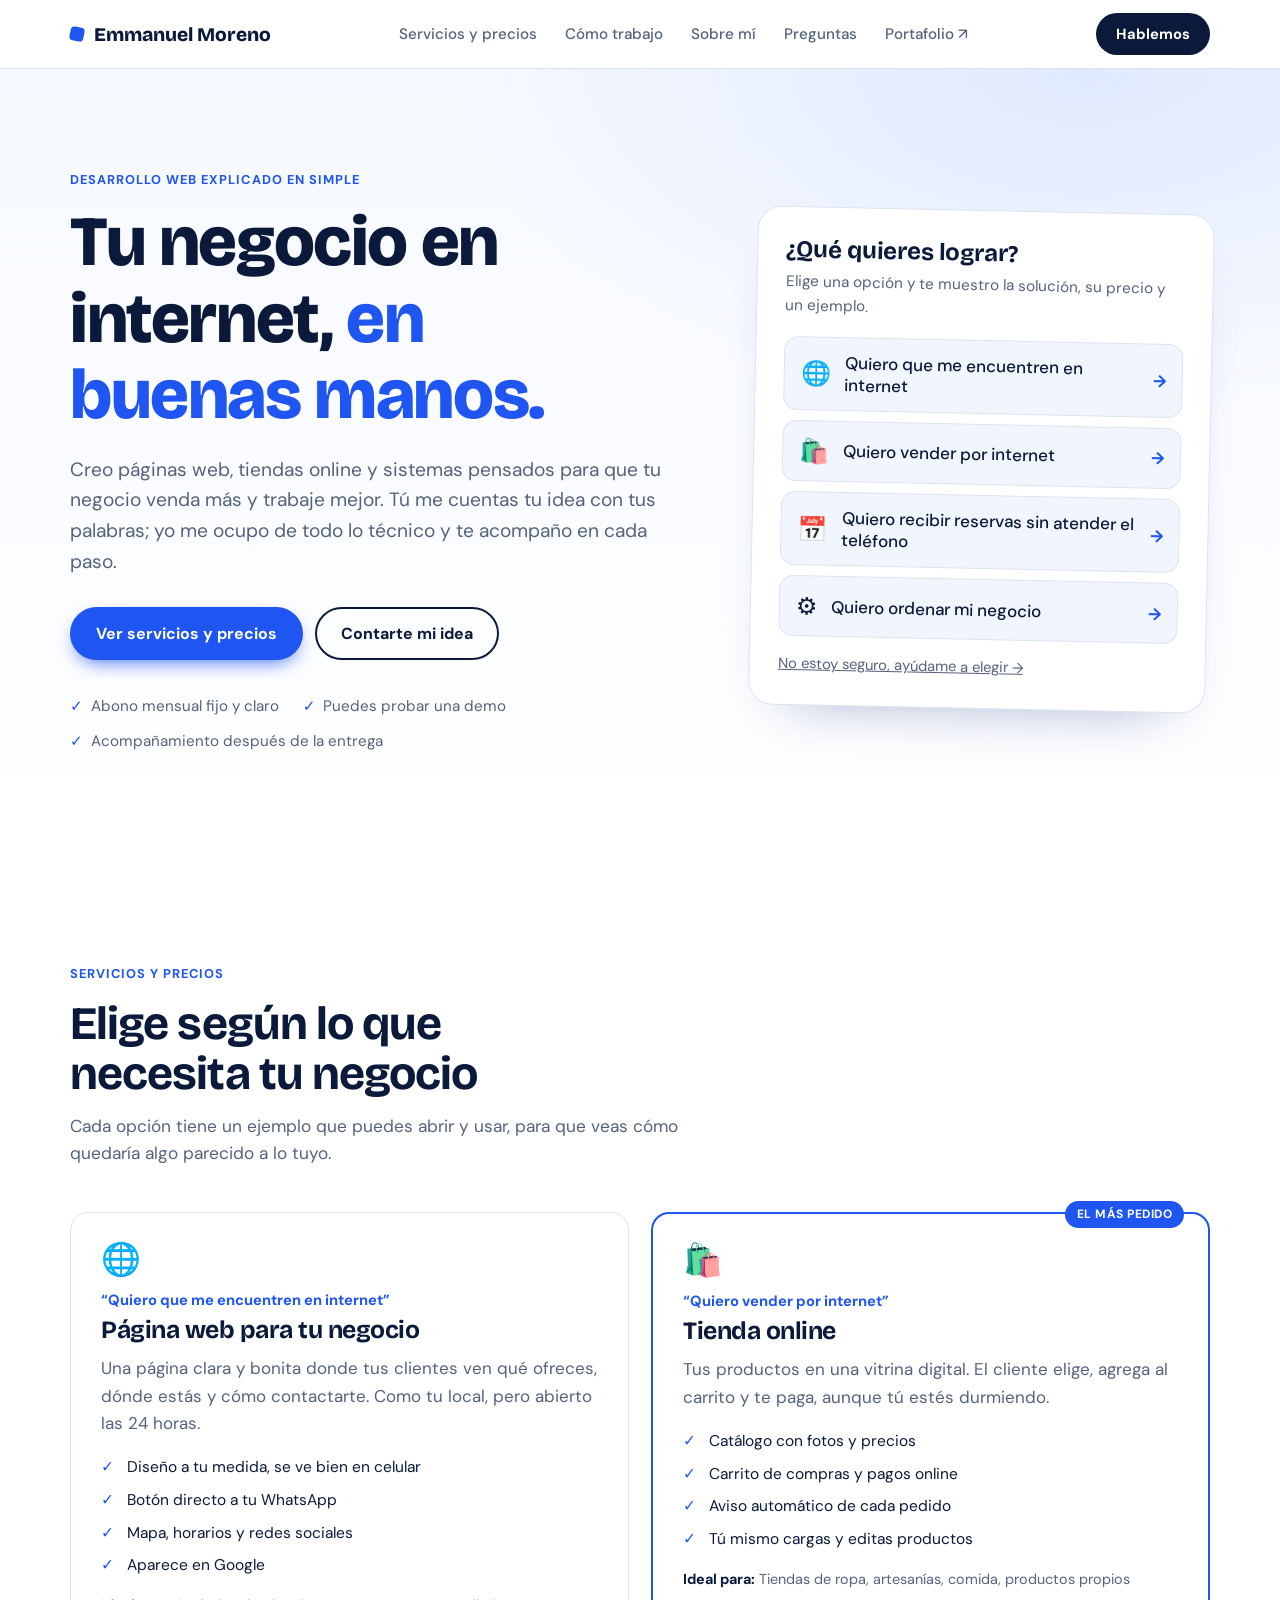
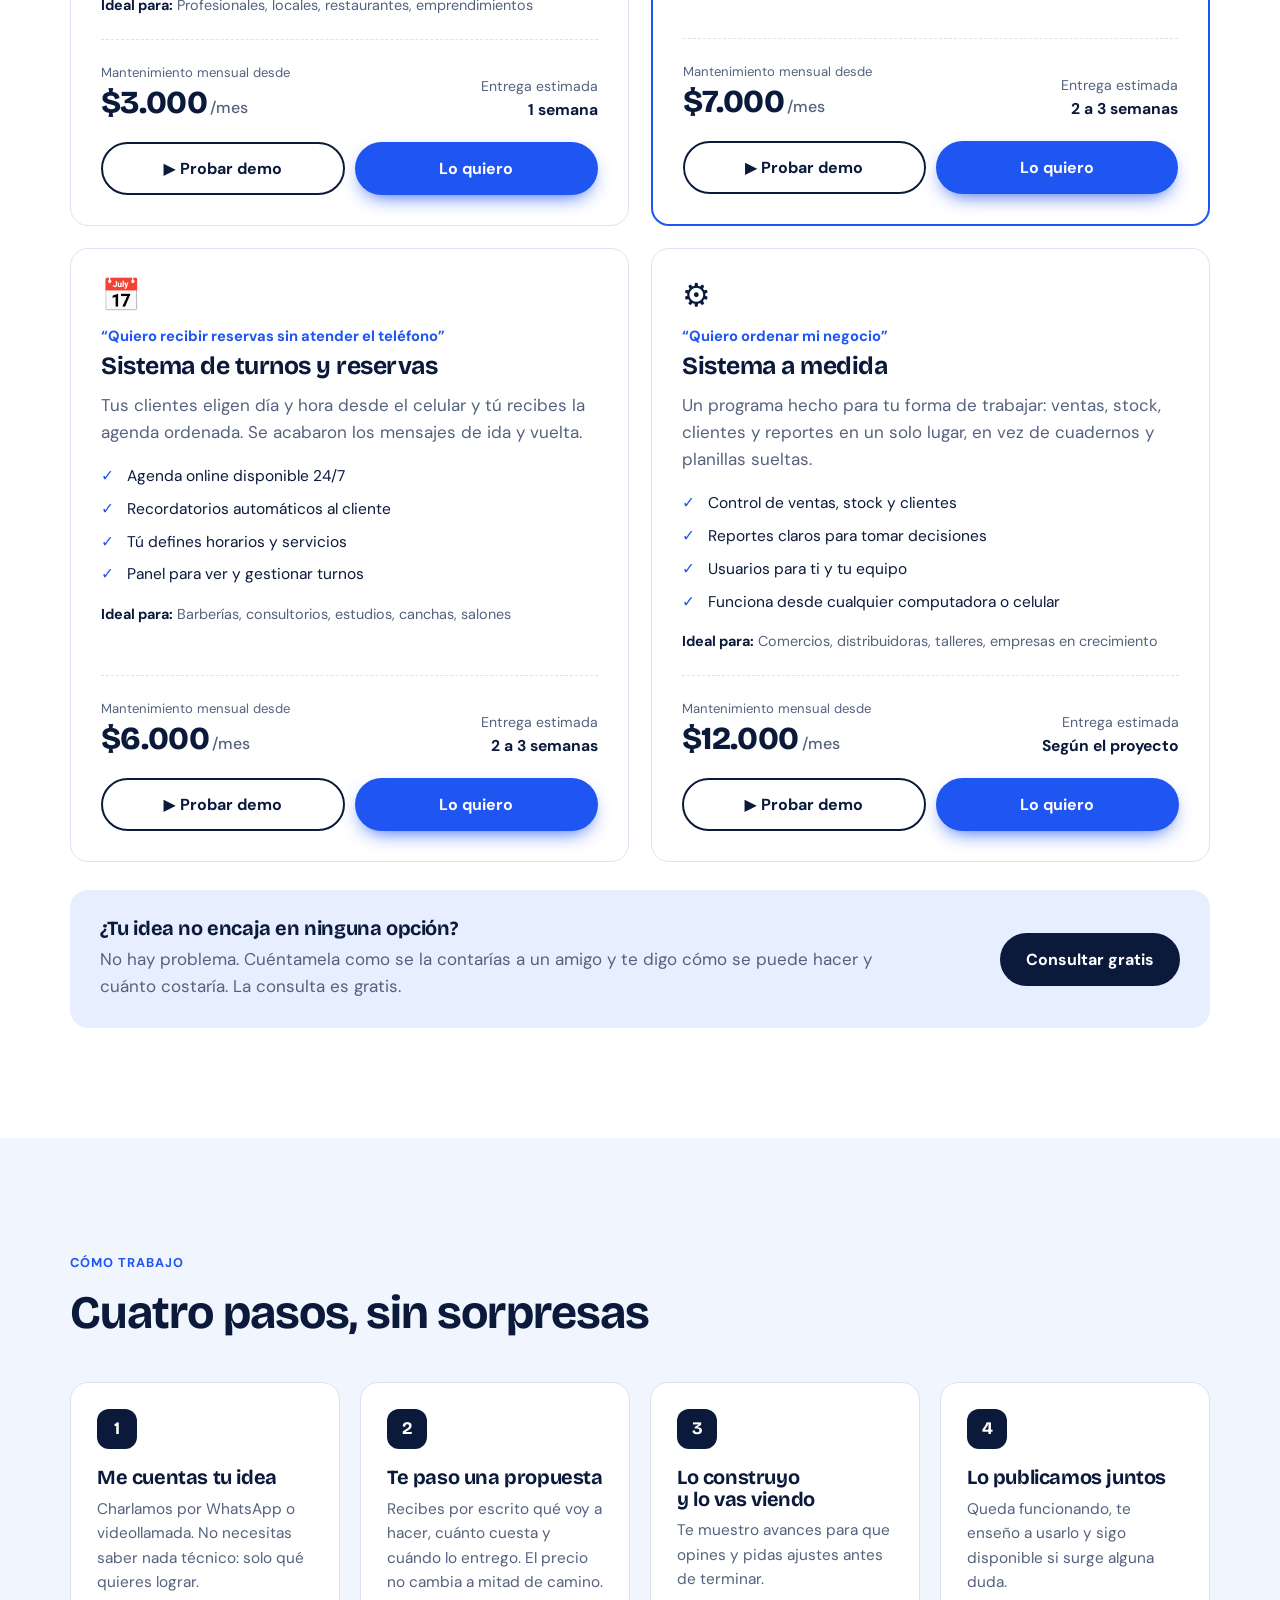
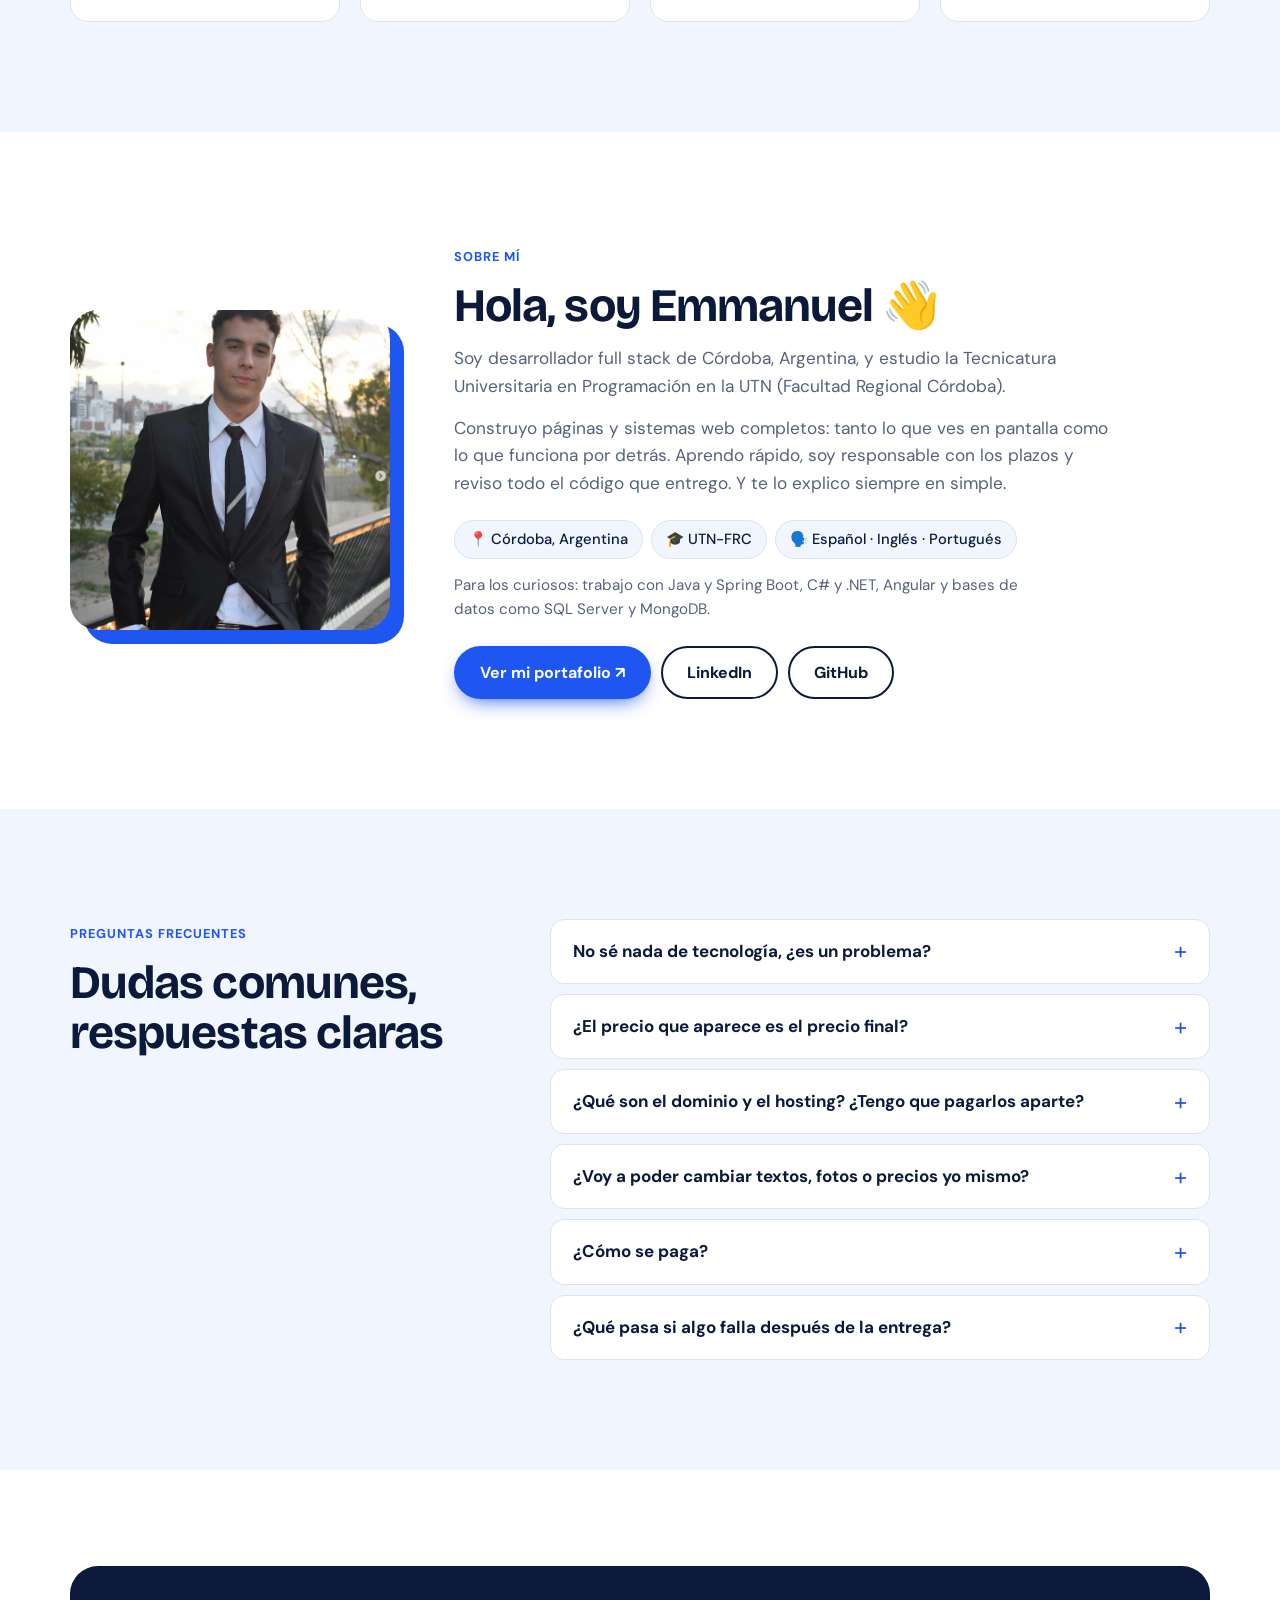
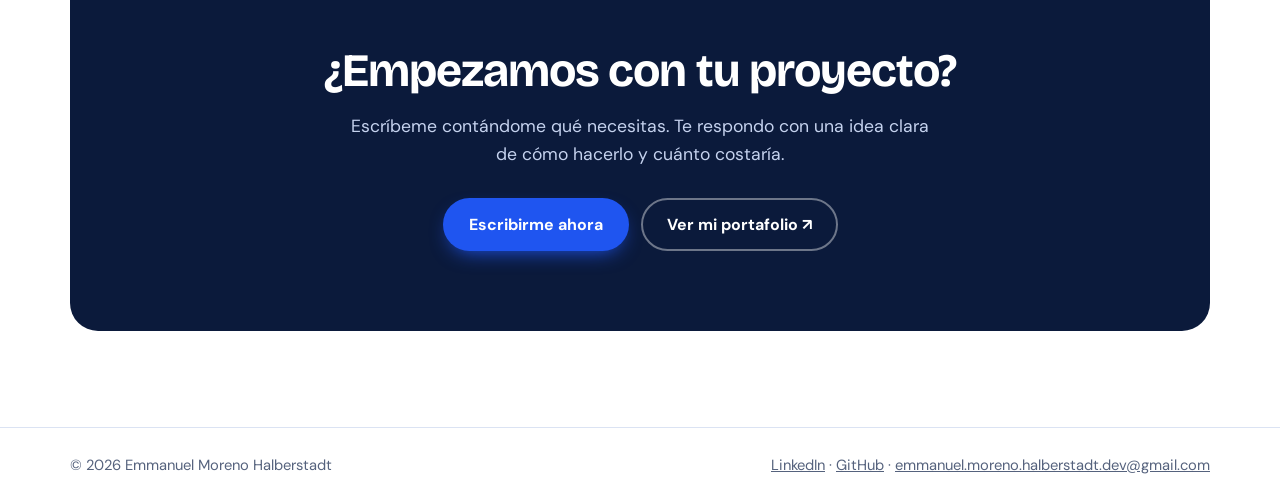
<file: index.html>
<!DOCTYPE html>
<html lang="es">
<head>
  <meta charset="UTF-8">
  <meta name="viewport" content="width=device-width, initial-scale=1">
  <title>Páginas web, tiendas online y sistemas a medida para tu negocio</title>
  <meta name="description" content="Desarrollo páginas web, tiendas online, sistemas de reservas y sistemas a medida. Precios claros, demos para probar y explicado sin tecnicismos.">
  <link rel="preconnect" href="https://fonts.googleapis.com">
  <link rel="preconnect" href="https://fonts.gstatic.com" crossorigin>
  <link href="https://fonts.googleapis.com/css2?family=Bricolage+Grotesque:opsz,wght@12..96,500;12..96,700;12..96,800&family=DM+Sans:opsz,wght@9..40,400;9..40,500;9..40,700&display=swap" rel="stylesheet">
  <link rel="stylesheet" href="styles.css">
</head>
<body>

  <header class="nav">
    <div class="wrap nav__in">
      <a href="#inicio" class="logo"><span class="logo__dot"></span><span data-nombre-corto></span></a>
      <nav class="nav__links" aria-label="Principal">
        <a href="#servicios">Servicios y precios</a>
        <a href="#proceso">Cómo trabajo</a>
        <a href="#sobre-mi">Sobre mí</a>
        <a href="#preguntas">Preguntas</a>
        <a data-portafolio>Portafolio ↗</a>
      </nav>
      <a class="btn btn--dark btn--sm" data-contacto="Hola, vi tu página y quiero hacerte una consulta.">Hablemos</a>
    </div>
  </header>

  <main id="inicio">

    <!-- HERO -->
    <section class="hero">
      <div class="wrap hero__grid">
        <div>
          <p class="tag">Desarrollo web explicado en simple</p>
          <h1>Tu negocio en internet, <em>en buenas manos.</em></h1>
          <p class="lead">Creo páginas web, tiendas online y sistemas pensados para que tu negocio venda más y trabaje mejor. Tú me cuentas tu idea con tus palabras; yo me ocupo de todo lo técnico y te acompaño en cada paso.</p>
          <div class="hero__cta">
            <a href="#servicios" class="btn btn--accent">Ver servicios y precios</a>
            <a class="btn btn--ghost" data-contacto="Hola, quiero contarte mi idea y saber cuánto costaría.">Contarte mi idea</a>
          </div>
          <ul class="trust">
            <li>Abono mensual fijo y claro</li>
            <li>Puedes probar una demo</li>
            <li>Acompañamiento después de la entrega</li>
          </ul>
        </div>

        <aside class="picker" aria-label="Elige qué necesitas">
          <p class="picker__title">¿Qué quieres lograr?</p>
          <p class="picker__sub">Elige una opción y te muestro la solución, su precio y un ejemplo.</p>
          <div id="picker-list" class="picker__list"></div>
          <a class="picker__other" data-contacto="Hola, no estoy seguro de qué necesito. ¿Me ayudas a definirlo?">No estoy seguro, ayúdame a elegir →</a>
        </aside>
      </div>
    </section>

    <!-- SERVICIOS -->
    <section class="section" id="servicios">
      <div class="wrap">
        <div class="section__head">
          <p class="tag">Servicios y precios</p>
          <h2>Elige según lo que necesita tu negocio</h2>
          <p>Cada opción tiene un ejemplo que puedes abrir y usar, para que veas cómo quedaría algo parecido a lo tuyo.</p>
        </div>
        <div id="services" class="services"></div>

        <div class="note">
          <div>
            <h3>¿Tu idea no encaja en ninguna opción?</h3>
            <p>No hay problema. Cuéntamela como se la contarías a un amigo y te digo cómo se puede hacer y cuánto costaría. La consulta es gratis.</p>
          </div>
          <a class="btn btn--dark" data-contacto="Hola, tengo una idea que no encaja en tus opciones. Te cuento:">Consultar gratis</a>
        </div>
      </div>
    </section>

    <!-- PROCESO -->
    <section class="section section--tint" id="proceso">
      <div class="wrap">
        <div class="section__head">
          <p class="tag">Cómo trabajo</p>
          <h2>Cuatro pasos, sin sorpresas</h2>
        </div>
        <ol class="steps">
          <li><span>1</span><h3>Me cuentas tu idea</h3><p>Charlamos por WhatsApp o videollamada. No necesitas saber nada técnico: solo qué quieres lograr.</p></li>
          <li><span>2</span><h3>Te paso una propuesta</h3><p>Recibes por escrito qué voy a hacer, cuánto cuesta y cuándo lo entrego. El precio no cambia a mitad de camino.</p></li>
          <li><span>3</span><h3>Lo construyo y lo vas viendo</h3><p>Te muestro avances para que opines y pidas ajustes antes de terminar.</p></li>
          <li><span>4</span><h3>Lo publicamos juntos</h3><p>Queda funcionando, te enseño a usarlo y sigo disponible si surge alguna duda.</p></li>
        </ol>
      </div>
    </section>

    <!-- SOBRE MÍ -->
    <section class="section" id="sobre-mi">
      <div class="wrap about">
        <div class="about__photo"><img src="foto.png" alt="Foto de Emmanuel Moreno Halberstadt" loading="lazy"></div>
        <div>
          <p class="tag">Sobre mí</p>
          <h2>Hola, soy Emmanuel 👋</h2>
          <p>Soy desarrollador full stack de Córdoba, Argentina, y estudio la Tecnicatura Universitaria en Programación en la UTN (Facultad Regional Córdoba).</p>
          <p>Construyo páginas y sistemas web completos: tanto lo que ves en pantalla como lo que funciona por detrás. Aprendo rápido, soy responsable con los plazos y reviso todo el código que entrego. Y te lo explico siempre en simple.</p>
          <ul class="chips">
            <li>📍 Córdoba, Argentina</li>
            <li>🎓 UTN-FRC</li>
            <li>🗣️ Español · Inglés · Portugués</li>
          </ul>
          <p class="tech">Para los curiosos: trabajo con Java y Spring Boot, C# y .NET, Angular y bases de datos como SQL Server y MongoDB.</p>
          <div class="about__links">
            <a class="btn btn--accent" data-portafolio>Ver mi portafolio ↗</a>
            <a class="btn btn--ghost" data-linkedin>LinkedIn</a>
            <a class="btn btn--ghost" data-github>GitHub</a>
          </div>
        </div>
      </div>
    </section>

    <!-- FAQ -->
    <section class="section section--tint" id="preguntas">
      <div class="wrap faq">
        <div class="section__head">
          <p class="tag">Preguntas frecuentes</p>
          <h2>Dudas comunes, respuestas claras</h2>
        </div>
        <div class="faq__list">
          <details>
            <summary>No sé nada de tecnología, ¿es un problema?</summary>
            <p>Para nada. Mi trabajo es justamente ocuparme de eso. Tú me cuentas cómo funciona tu negocio y yo traduzco eso a una página o sistema que funcione.</p>
          </details>
          <details>
            <summary>¿El precio que aparece es el precio final?</summary>
            <p>Los precios publicados son el abono mensual de mantenimiento más bajo de cada servicio, en pesos argentinos. Después de conversar te paso un precio fijo por escrito según lo que necesites, y ese precio se respeta.</p>
          </details>
          <details>
            <summary>¿Qué son el dominio y el hosting? ¿Tengo que pagarlos aparte?</summary>
            <p>El dominio es la dirección de tu página (por ejemplo, tunegocio.com) y el hosting es el lugar donde queda guardada para que todos puedan verla. Son servicios anuales de terceros; yo te ayudo a contratarlos y a dejarlos configurados.</p>
          </details>
          <details>
            <summary>¿Voy a poder cambiar textos, fotos o precios yo mismo?</summary>
            <p>Sí. Si lo necesitas, te dejo una forma sencilla de editar el contenido y te enseño a usarla. Y si prefieres no tocar nada, puedo encargarme yo.</p>
          </details>
          <details>
            <summary>¿Cómo se paga?</summary>
            <p>Con un abono mensual de mantenimiento. Los detalles quedan acordados en la propuesta antes de empezar.</p>
          </details>
          <details>
            <summary>¿Qué pasa si algo falla después de la entrega?</summary>
            <p>Sigo disponible. Si aparece un error en lo que entregué, lo corrijo. Y si más adelante quieres agregar cosas nuevas, lo conversamos.</p>
          </details>
        </div>
      </div>
    </section>

    <!-- CTA FINAL -->
    <section class="cta">
      <div class="wrap cta__in">
        <h2>¿Empezamos con tu proyecto?</h2>
        <p>Escríbeme contándome qué necesitas. Te respondo con una idea clara de cómo hacerlo y cuánto costaría.</p>
        <div class="hero__cta">
          <a class="btn btn--accent" data-contacto="Hola, quiero empezar un proyecto contigo. Te cuento qué necesito:">Escribirme ahora</a>
          <a class="btn btn--light" data-portafolio>Ver mi portafolio ↗</a>
        </div>
      </div>
    </section>
  </main>

  <footer class="footer">
    <div class="wrap footer__in">
      <span>© <span id="year"></span> <span data-nombre></span></span>
      <span><a data-linkedin>LinkedIn</a> · <a data-github>GitHub</a> · <a data-email></a></span>
    </div>
  </footer>

  <!-- MODAL DEMO -->
  <dialog id="demo" class="demo" aria-labelledby="demo-title">
    <div class="demo__bar">
      <div class="demo__dots" aria-hidden="true"><i></i><i></i><i></i></div>
      <strong id="demo-title"></strong>
      <div class="demo__tools">
        <div class="seg" role="group" aria-label="Tamaño de pantalla">
          <button type="button" data-view="desktop" class="is-on">Computadora</button>
          <button type="button" data-view="mobile">Celular</button>
        </div>
        <button type="button" class="demo__close" aria-label="Cerrar demo">✕</button>
      </div>
    </div>
    <div class="demo__stage">
      <iframe id="demo-frame" title="Demo interactiva" loading="lazy"></iframe>
    </div>
    <div class="demo__foot">
      <span>Es un ejemplo: puedes hacer clic y probarlo. El tuyo se diseña a tu medida.</span>
      <a id="demo-cta" class="btn btn--accent btn--sm">Quiero algo así</a>
    </div>
  </dialog>

  <script src="config.js"></script>
  <script src="script.js"></script>
</body>
</html>
</file>
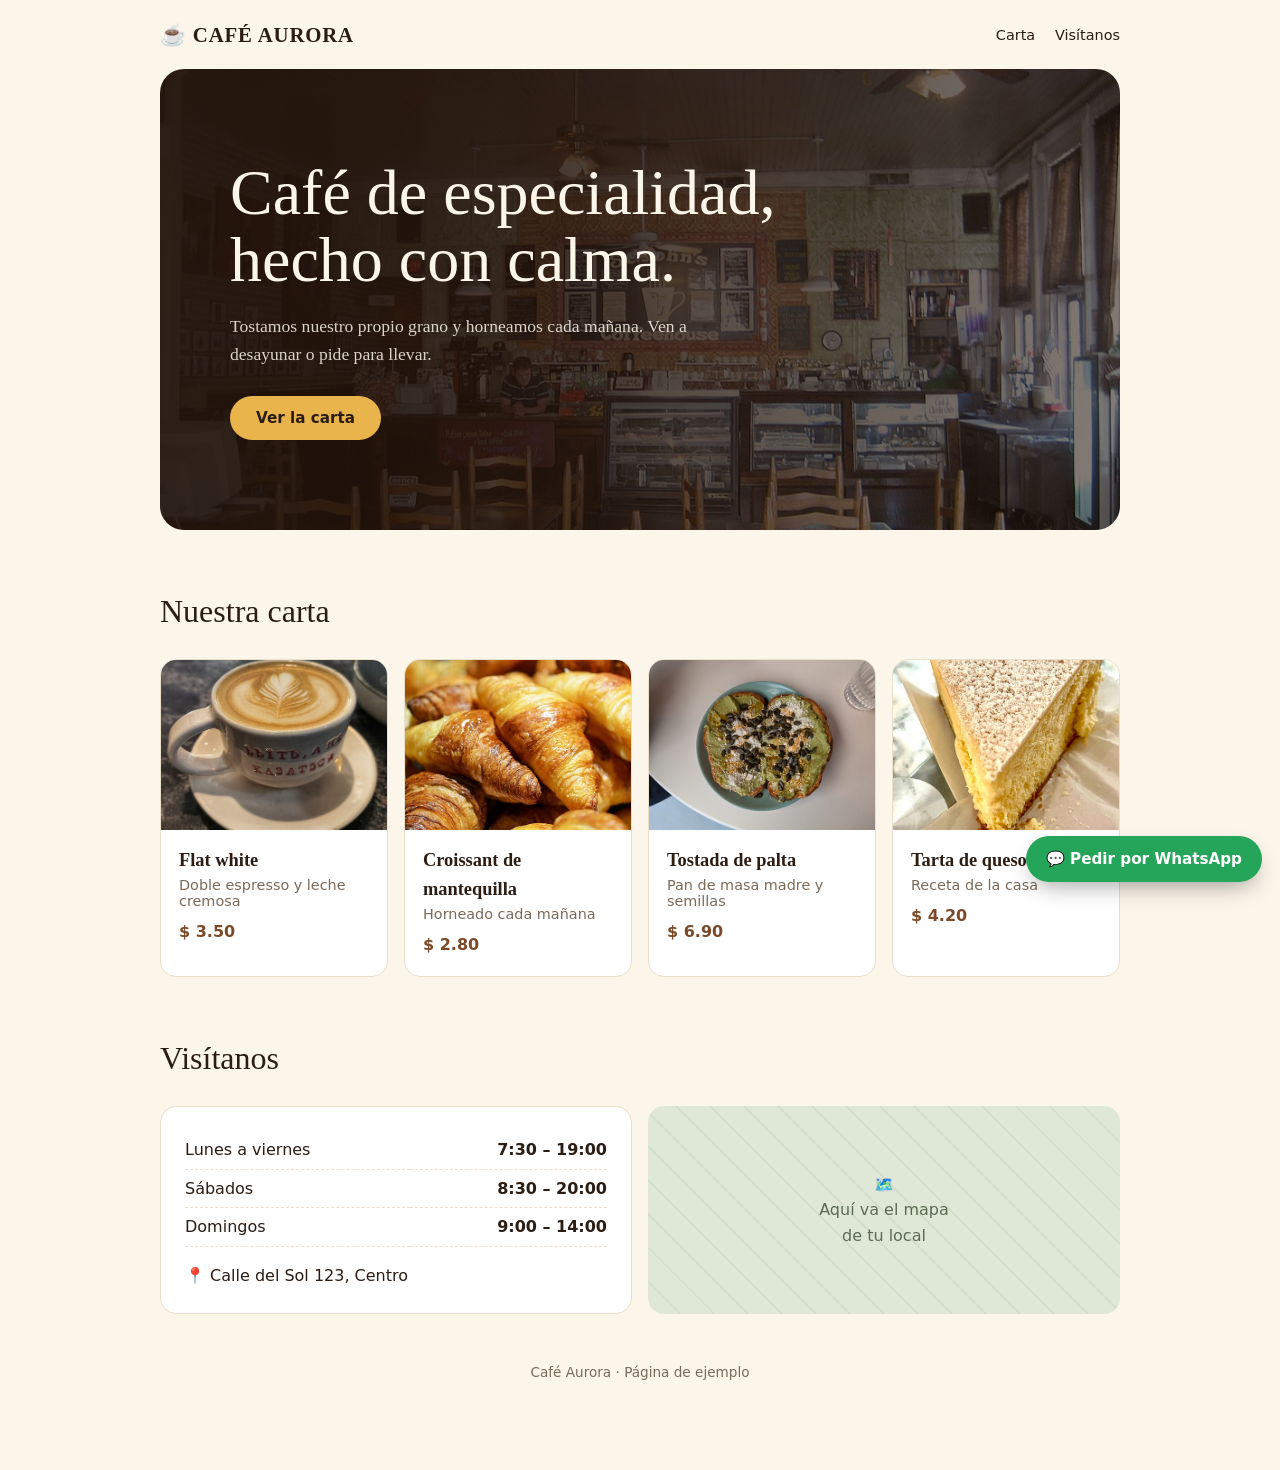
<file: demos/pagina-web.html>
<!DOCTYPE html>
<html lang="es">
<head>
<meta charset="UTF-8">
<meta name="viewport" content="width=device-width, initial-scale=1">
<title>Café Aurora — Demo</title>
<style>
  * { box-sizing: border-box; margin: 0; }
  html { scroll-behavior: smooth; }
  body { font-family: Georgia, "Times New Roman", serif; color: #2b1d14; background: #fbf5ea; line-height: 1.6; }
  .w { width: min(960px, 100% - 40px); margin-inline: auto; }
  header { display: flex; justify-content: space-between; align-items: center; padding: 18px 0; }
  header b { font-size: 1.3rem; letter-spacing: .04em; }
  nav a { margin-left: 20px; color: inherit; text-decoration: none; font-family: system-ui, sans-serif; font-size: .9rem; }
  .hero { background: linear-gradient(100deg, rgba(34,19,10,.92) 20%, rgba(34,19,10,.55)), url(img/cafe.jpg) center/cover; color: #fbf5ea; border-radius: 24px; padding: clamp(40px, 8vw, 90px) clamp(24px, 6vw, 70px); }
  .hero h1 { font-size: clamp(2.2rem, 7vw, 4rem); line-height: 1.05; font-weight: 400; }
  .hero p { margin: 18px 0 28px; max-width: 30em; opacity: .85; font-size: 1.1rem; }
  .btn { display: inline-block; background: #e9b44c; color: #2b1d14; padding: 13px 26px; border-radius: 999px; text-decoration: none; font: 700 .95rem system-ui, sans-serif; border: 0; cursor: pointer; }
  section { padding: 56px 0 0; }
  h2 { font-size: 2rem; font-weight: 400; margin-bottom: 22px; }
  .menu { display: grid; grid-template-columns: repeat(auto-fit, minmax(210px, 1fr)); gap: 16px; }
  .item { background: #fff; border-radius: 16px; overflow: hidden; border: 1px solid #eadfcb; }
  .item img { width: 100%; aspect-ratio: 4/3; object-fit: cover; display: block; }
  .item div { padding: 16px 18px 18px; }
  .item h3 { font-size: 1.15rem; margin-bottom: 2px; }
  .item p { font: .9rem system-ui, sans-serif; color: #7a6a5a; }
  .item b { display: block; margin-top: 10px; font-family: system-ui, sans-serif; color: #7a4a2a; }
  .info { display: grid; grid-template-columns: 1fr 1fr; gap: 16px; font-family: system-ui, sans-serif; }
  .box { background: #fff; border: 1px solid #eadfcb; border-radius: 16px; padding: 24px; }
  .box table { width: 100%; border-collapse: collapse; }
  .box td { padding: 6px 0; border-bottom: 1px dashed #eadfcb; }
  .box td:last-child { text-align: right; font-weight: 600; }
  .map { min-height: 200px; border-radius: 16px; display: grid; place-items: center; text-align: center; color: #5b6b52;
    background: repeating-linear-gradient(45deg, #dfe8d6 0 22px, #d3dfc8 22px 24px), #dfe8d6; }
  footer { text-align: center; padding: 50px 0 90px; font: .85rem system-ui, sans-serif; color: #7a6a5a; }
  .wa { position: fixed; right: 18px; bottom: 18px; background: #25a55a; color: #fff; border: 0; border-radius: 999px; padding: 14px 20px; font: 700 .95rem system-ui, sans-serif; box-shadow: 0 10px 24px -8px rgba(0,0,0,.4); cursor: pointer; }
  .toast { position: fixed; left: 50%; bottom: 80px; transform: translateX(-50%); background: #2b1d14; color: #fff; padding: 12px 18px; border-radius: 12px; font: .9rem system-ui, sans-serif; opacity: 0; transition: opacity .3s; pointer-events: none; width: max-content; max-width: 90%; }
  .toast.on { opacity: 1; }
  @media (max-width: 600px) { .info { grid-template-columns: 1fr; } nav { display: none; } }
</style>
</head>
<body>
<div class="w">
  <header>
    <b>☕ CAFÉ AURORA</b>
    <nav><a href="#carta">Carta</a><a href="#visitanos">Visítanos</a></nav>
  </header>

  <div class="hero">
    <h1>Café de especialidad,<br>hecho con calma.</h1>
    <p>Tostamos nuestro propio grano y horneamos cada mañana. Ven a desayunar o pide para llevar.</p>
    <a class="btn" href="#carta">Ver la carta</a>
  </div>

  <section id="carta">
    <h2>Nuestra carta</h2>
    <div class="menu">
      <div class="item"><img src="img/flatwhite.jpg" alt="Flat white"><div><h3>Flat white</h3><p>Doble espresso y leche cremosa</p><b>$ 3.50</b></div></div>
      <div class="item"><img src="img/croissant.jpg" alt="Croissants"><div><h3>Croissant de mantequilla</h3><p>Horneado cada mañana</p><b>$ 2.80</b></div></div>
      <div class="item"><img src="img/tostada.jpg" alt="Tostada de palta"><div><h3>Tostada de palta</h3><p>Pan de masa madre y semillas</p><b>$ 6.90</b></div></div>
      <div class="item"><img src="img/tarta.jpg" alt="Tarta de queso"><div><h3>Tarta de queso</h3><p>Receta de la casa</p><b>$ 4.20</b></div></div>
    </div>
  </section>

  <section id="visitanos">
    <h2>Visítanos</h2>
    <div class="info">
      <div class="box">
        <table>
          <tr><td>Lunes a viernes</td><td>7:30 – 19:00</td></tr>
          <tr><td>Sábados</td><td>8:30 – 20:00</td></tr>
          <tr><td>Domingos</td><td>9:00 – 14:00</td></tr>
        </table>
        <p style="margin-top:16px">📍 Calle del Sol 123, Centro</p>
      </div>
      <div class="map"><div>🗺️<br>Aquí va el mapa<br>de tu local</div></div>
    </div>
  </section>

  <footer>Café Aurora · Página de ejemplo</footer>
</div>

<button class="wa" id="wa">💬 Pedir por WhatsApp</button>
<div class="toast" id="toast">En tu página real, este botón abre un chat de WhatsApp contigo.</div>
<script>
  const t = document.getElementById("toast");
  document.getElementById("wa").onclick = () => { t.classList.add("on"); setTimeout(() => t.classList.remove("on"), 3200); };
</script>
</body>
</html>
</file>
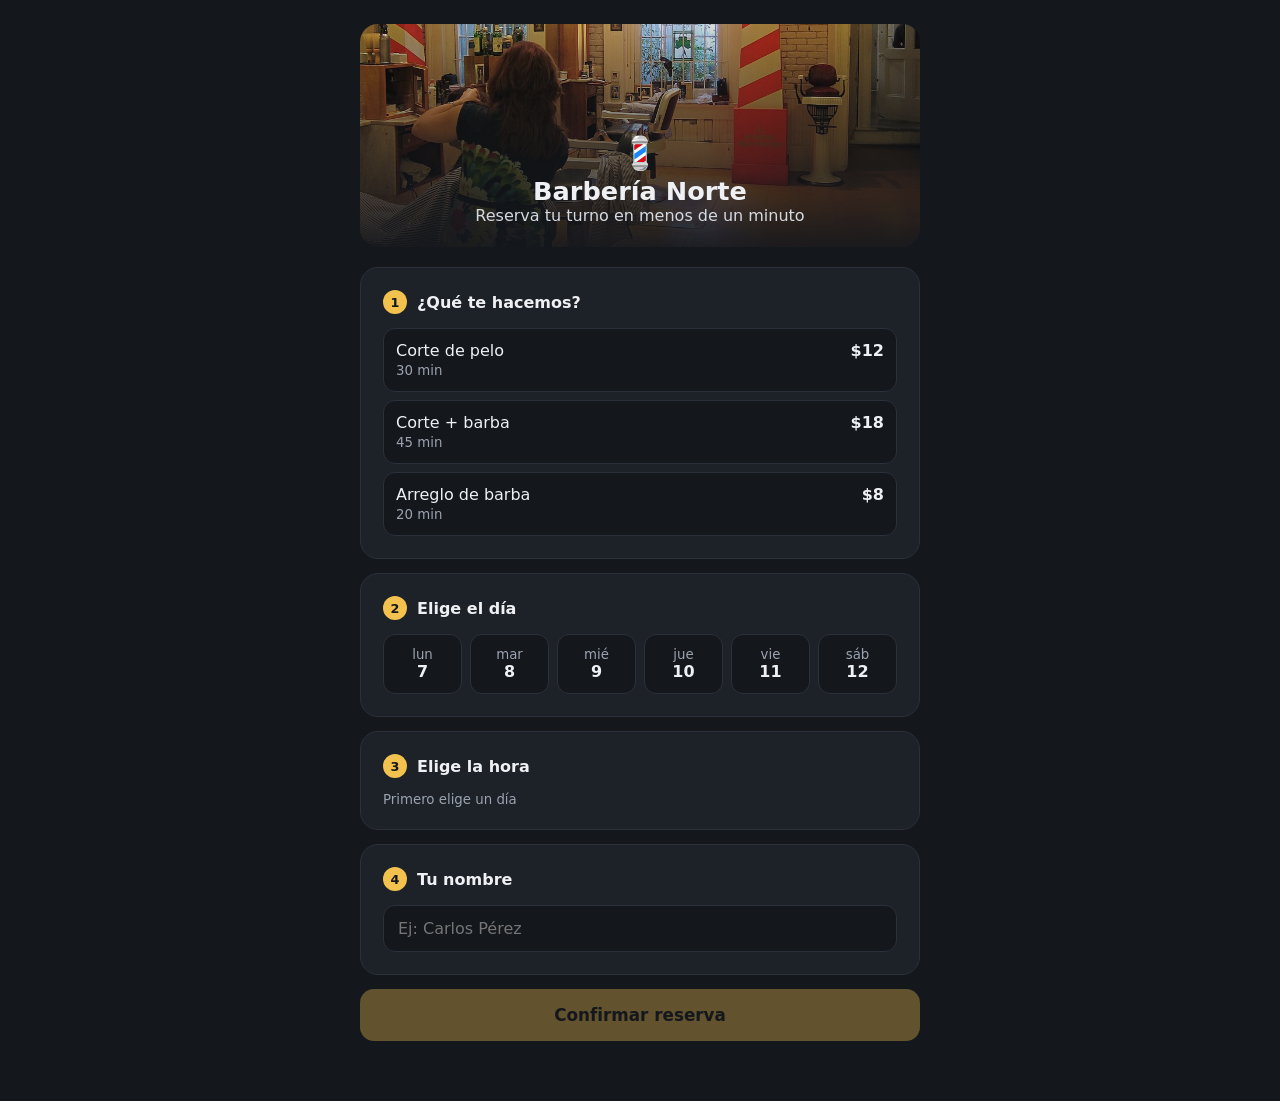
<file: demos/reservas.html>
<!DOCTYPE html>
<html lang="es">
<head>
<meta charset="UTF-8">
<meta name="viewport" content="width=device-width, initial-scale=1">
<title>Barbería Norte — Demo reservas</title>
<style>
  * { box-sizing: border-box; margin: 0; }
  body { font-family: system-ui, -apple-system, "Segoe UI", sans-serif; background: #14171c; color: #eef0f3; min-height: 100vh; padding: 24px 16px 60px; }
  button, input { font: inherit; }
  .app { width: min(560px, 100%); margin: 0 auto; }
  .head { text-align: center; margin-bottom: 20px; border-radius: 18px; padding: 110px 20px 22px; background: linear-gradient(rgba(20,23,28,.15), rgba(20,23,28,.95)), url(img/barberia.jpg) center 62%/cover; }
  .head div { font-size: 2rem; }
  .head h1 { font-size: 1.6rem; margin-top: 4px; }
  .head p { color: #d5dae2; }
  .step { background: #1d2128; border: 1px solid #2b313b; border-radius: 18px; padding: 22px; margin-bottom: 14px; }
  .step h2 { font-size: 1rem; margin-bottom: 14px; display: flex; gap: 10px; align-items: center; }
  .step h2 i { font-style: normal; background: #f2c14e; color: #14171c; width: 24px; height: 24px; border-radius: 50%; display: grid; place-items: center; font-size: .8rem; font-weight: 700; }
  .opts { display: grid; gap: 8px; }
  .days { grid-template-columns: repeat(auto-fill, minmax(72px, 1fr)); }
  .times { grid-template-columns: repeat(auto-fill, minmax(78px, 1fr)); }
  .o { background: #14171c; border: 1px solid #2b313b; color: inherit; border-radius: 12px; padding: 12px; cursor: pointer; text-align: left; display: flex; justify-content: space-between; gap: 10px; }
  .days .o, .times .o { flex-direction: column; align-items: center; text-align: center; gap: 0; }
  .o small { color: #9aa3af; }
  .o:hover:not(:disabled) { border-color: #f2c14e; }
  .o.on { background: #f2c14e; border-color: #f2c14e; color: #14171c; }
  .o.on small { color: #4a3a10; }
  .o:disabled { opacity: .3; cursor: not-allowed; text-decoration: line-through; }
  input { width: 100%; padding: 13px 14px; border-radius: 12px; border: 1px solid #2b313b; background: #14171c; color: #fff; }
  .go { width: 100%; padding: 16px; border: 0; border-radius: 14px; background: #f2c14e; color: #14171c; font-weight: 700; font-size: 1.05rem; cursor: pointer; }
  .go:disabled { opacity: .35; cursor: not-allowed; }
  .ok { text-align: center; }
  .ok .big { font-size: 3.4rem; }
  .ok h2 { justify-content: center; font-size: 1.4rem; margin: 6px 0 16px; }
  .ticket { background: #14171c; border: 1px dashed #4a5361; border-radius: 14px; padding: 18px; text-align: left; line-height: 1.9; }
  .ticket span { color: #9aa3af; display: inline-block; width: 90px; }
  .ok p { color: #9aa3af; font-size: .9rem; margin: 16px 0; }
  [hidden] { display: none !important; }
</style>
</head>
<body>
<div class="app">
  <div class="head">
    <div>💈</div>
    <h1>Barbería Norte</h1>
    <p>Reserva tu turno en menos de un minuto</p>
  </div>

  <div id="form">
    <div class="step"><h2><i>1</i>¿Qué te hacemos?</h2><div class="opts" id="services"></div></div>
    <div class="step"><h2><i>2</i>Elige el día</h2><div class="opts days" id="days"></div></div>
    <div class="step"><h2><i>3</i>Elige la hora</h2><div class="opts times" id="times"></div></div>
    <div class="step"><h2><i>4</i>Tu nombre</h2><input id="name" placeholder="Ej: Carlos Pérez" autocomplete="off"></div>
    <button class="go" id="go" disabled>Confirmar reserva</button>
  </div>

  <div class="step ok" id="ok" hidden>
    <div class="big">✅</div>
    <h2>¡Turno confirmado!</h2>
    <div class="ticket" id="ticket"></div>
    <p>En tu sistema real, el cliente recibe un recordatorio y tú ves el turno en tu agenda al instante.</p>
    <button class="go" id="again">Hacer otra reserva</button>
  </div>
</div>

<script>
  const $ = (id) => document.getElementById(id);
  const sel = { service: null, day: null, time: null };
  const services = [
    { n: "Corte de pelo", t: "30 min", p: "$12" },
    { n: "Corte + barba", t: "45 min", p: "$18" },
    { n: "Arreglo de barba", t: "20 min", p: "$8" },
  ];
  const times = ["10:00", "10:30", "11:00", "11:30", "12:00", "15:00", "15:30", "16:00", "16:30", "17:00", "17:30", "18:00"];

  const days = [];
  for (let i = 1; days.length < 6; i++) {
    const d = new Date(); d.setDate(d.getDate() + i);
    if (d.getDay() === 0) continue; // domingo cerrado
    days.push({
      label: d.toLocaleDateString("es", { weekday: "short" }).replace(".", ""),
      num: d.getDate(),
      full: d.toLocaleDateString("es", { weekday: "long", day: "numeric", month: "long" }),
      seed: d.getDate(),
    });
  }

  function draw() {
    $("services").innerHTML = services.map((s, i) =>
      `<button class="o ${sel.service === i ? "on" : ""}" data-k="service" data-v="${i}"><span>${s.n}<br><small>${s.t}</small></span><b>${s.p}</b></button>`).join("");
    $("days").innerHTML = days.map((d, i) =>
      `<button class="o ${sel.day === i ? "on" : ""}" data-k="day" data-v="${i}"><small>${d.label}</small><b>${d.num}</b></button>`).join("");
    $("times").innerHTML = sel.day === null
      ? '<small style="color:#9aa3af;grid-column:1/-1">Primero elige un día</small>'
      : times.map((t, i) => {
          const taken = (i * 7 + days[sel.day].seed) % 4 === 0;
          return `<button class="o ${sel.time === t ? "on" : ""}" data-k="time" data-v="${t}" ${taken ? "disabled" : ""}>${t}</button>`;
        }).join("");
    $("go").disabled = !(sel.service !== null && sel.day !== null && sel.time && $("name").value.trim());
  }

  document.addEventListener("click", (e) => {
    const b = e.target.closest("[data-k]");
    if (!b) return;
    const k = b.dataset.k;
    sel[k] = k === "time" ? b.dataset.v : +b.dataset.v;
    if (k === "day") sel.time = null;
    draw();
  });
  $("name").oninput = draw;

  $("go").onclick = () => {
    const s = services[sel.service];
    const line = (a, b) => `<div><span>${a}</span><b></b></div>`;
    $("ticket").innerHTML = line("Cliente") + line("Servicio") + line("Día") + line("Hora");
    const vals = [$("name").value.trim(), `${s.n} (${s.p})`, days[sel.day].full, sel.time];
    $("ticket").querySelectorAll("b").forEach((b, i) => (b.textContent = vals[i]));
    $("form").hidden = true; $("ok").hidden = false;
    window.scrollTo(0, 0);
  };
  $("again").onclick = () => {
    sel.service = sel.day = sel.time = null; $("name").value = "";
    $("form").hidden = false; $("ok").hidden = true; draw();
  };

  draw();
</script>
</body>
</html>
</file>
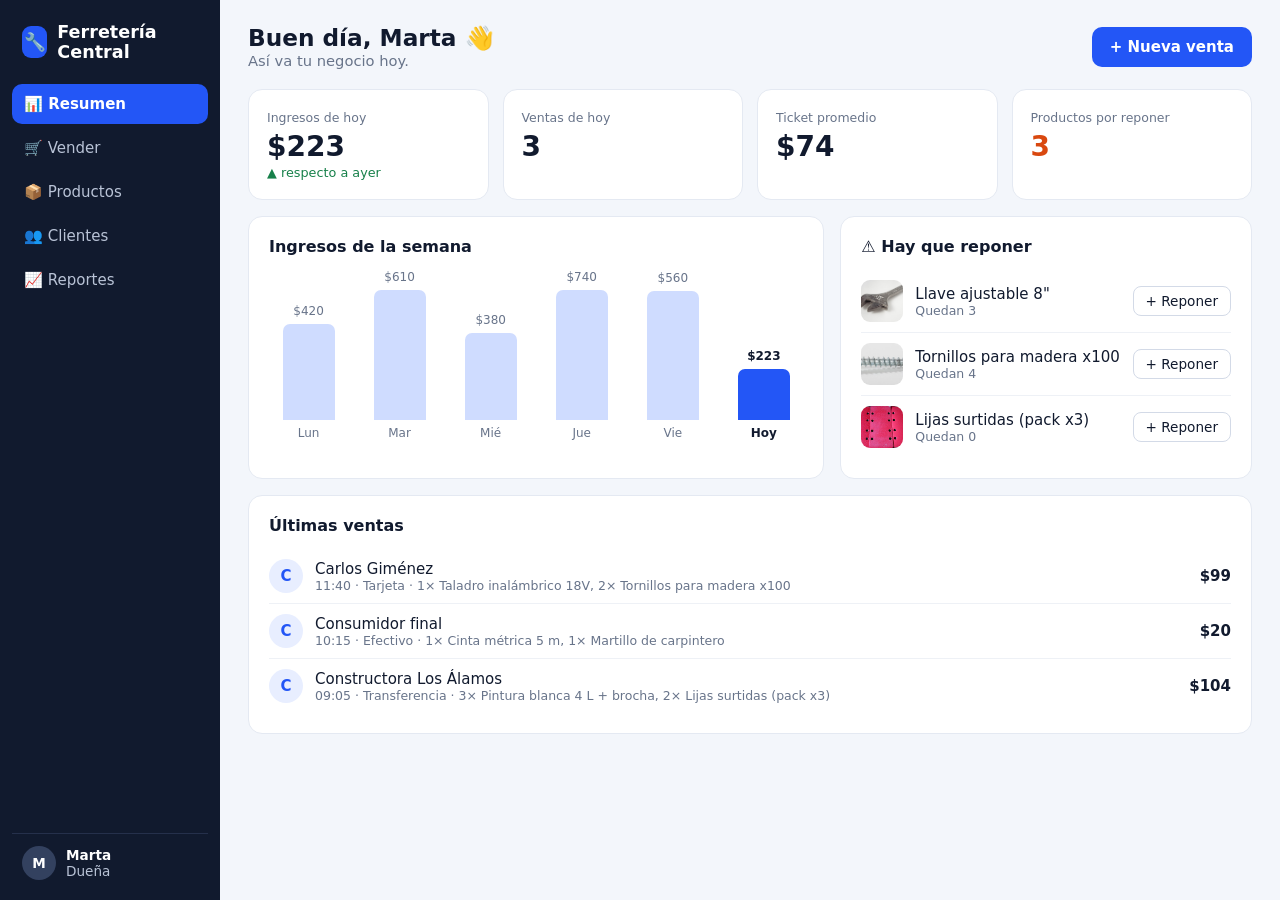
<file: demos/sistema.html>
<!DOCTYPE html>
<html lang="es">
<head>
<meta charset="UTF-8">
<meta name="viewport" content="width=device-width, initial-scale=1">
<title>Sistema de gestión — Demo</title>
<style>
  * { box-sizing: border-box; margin: 0; }
  :root { --blue: #2356f6; --ink: #111a2e; --muted: #68748a; --line: #e4e9f2; --bg: #f3f6fb; }
  body { font-family: system-ui, -apple-system, "Segoe UI", sans-serif; background: var(--bg); color: var(--ink); display: grid; grid-template-columns: 220px 1fr; min-height: 100vh; font-size: 15px; }
  button, input, select { font: inherit; color: inherit; }
  button { cursor: pointer; }
  img { display: block; object-fit: cover; }

  /* Menú lateral */
  aside { background: var(--ink); color: #b9c3d6; padding: 20px 12px; display: flex; flex-direction: column; gap: 4px; position: sticky; top: 0; height: 100vh; }
  .brand { color: #fff; font-weight: 700; font-size: 1.1rem; padding: 2px 10px 18px; display: flex; align-items: center; gap: 10px; }
  .brand i { font-style: normal; background: var(--blue); width: 32px; height: 32px; border-radius: 9px; display: grid; place-items: center; }
  aside button { display: flex; align-items: center; gap: 10px; width: 100%; text-align: left; background: none; border: 0; color: inherit; padding: 11px 12px; border-radius: 10px; }
  aside button:hover { background: #1c2742; color: #fff; }
  aside button.on { background: var(--blue); color: #fff; font-weight: 600; }
  .user { margin-top: auto; display: flex; align-items: center; gap: 10px; padding: 12px 10px 0; border-top: 1px solid #25304b; font-size: .85rem; }
  .user b { color: #fff; display: block; }
  .av { width: 34px; height: 34px; border-radius: 50%; background: #33415f; color: #fff; display: grid; place-items: center; font-weight: 700; flex: none; }

  main { padding: 24px 28px 60px; min-width: 0; }
  .head { display: flex; justify-content: space-between; align-items: center; gap: 12px; flex-wrap: wrap; margin-bottom: 20px; }
  h1 { font-size: 1.45rem; }
  .head p { color: var(--muted); font-size: .92rem; }
  h2 { font-size: 1rem; margin-bottom: 14px; }
  .primary { background: var(--blue); color: #fff; border: 0; border-radius: 10px; padding: 11px 18px; font-weight: 600; }
  .primary:disabled { opacity: .4; cursor: not-allowed; }
  .ghost { background: #fff; border: 1px solid #d3dae7; border-radius: 8px; padding: 6px 12px; font-size: .85rem; white-space: nowrap; }
  .ghost:hover { border-color: var(--blue); color: var(--blue); }
  .panel { background: #fff; border: 1px solid var(--line); border-radius: 14px; padding: 20px; }
  .cols { display: grid; grid-template-columns: 1.4fr 1fr; gap: 16px; margin-top: 16px; }

  /* Indicadores */
  .kpis { display: grid; grid-template-columns: repeat(4, 1fr); gap: 14px; }
  .k { background: #fff; border: 1px solid var(--line); border-radius: 14px; padding: 18px; }
  .k small { color: var(--muted); }
  .k strong { display: block; font-size: 1.75rem; margin-top: 4px; font-variant-numeric: tabular-nums; }
  .k em { font-style: normal; font-size: .8rem; color: #17804a; }
  .k.warn strong { color: #d9480f; }

  /* Gráfico */
  .chart { display: flex; align-items: flex-end; gap: 12px; height: 170px; }
  .bar { flex: 1; height: 100%; display: flex; flex-direction: column; justify-content: flex-end; align-items: center; gap: 6px; font-size: .75rem; color: var(--muted); }
  .bar i { width: 100%; max-width: 52px; background: #cfdcff; border-radius: 7px 7px 0 0; transition: height .35s; }
  .bar.today i { background: var(--blue); }
  .bar.today { color: var(--ink); font-weight: 600; }

  /* Listas */
  .row { display: flex; align-items: center; gap: 12px; padding: 10px 0; border-bottom: 1px solid #eef1f6; }
  .row:last-child { border: 0; }
  .row img { width: 42px; height: 42px; border-radius: 9px; background: #eef1f6; flex: none; }
  .row .t { flex: 1; min-width: 0; }
  .row .t small { display: block; color: var(--muted); white-space: nowrap; overflow: hidden; text-overflow: ellipsis; }
  .row b.m { font-variant-numeric: tabular-nums; }
  .empty { color: var(--muted); text-align: center; padding: 26px 0; }

  /* Punto de venta */
  .pos { display: grid; grid-template-columns: 1fr 330px; gap: 16px; align-items: start; }
  .grid { display: grid; grid-template-columns: repeat(auto-fill, minmax(150px, 1fr)); gap: 12px; }
  .prod { background: #fff; border: 1px solid var(--line); border-radius: 14px; overflow: hidden; text-align: left; padding: 0; position: relative; transition: transform .12s, border-color .12s; }
  .prod:hover:not(:disabled) { border-color: var(--blue); transform: translateY(-2px); }
  .prod:disabled { opacity: .45; cursor: not-allowed; }
  .prod img { width: 100%; aspect-ratio: 4/3; background: #eef1f6; }
  .prod div { padding: 10px 12px 12px; }
  .prod span { display: block; font-size: .9rem; line-height: 1.25; min-height: 2.5em; }
  .prod b { font-size: 1.05rem; }
  .prod small { color: var(--muted); float: right; margin-top: 3px; }
  .prod .n { position: absolute; top: 8px; right: 8px; background: var(--blue); color: #fff; border-radius: 999px; min-width: 26px; height: 26px; display: grid; place-items: center; font-weight: 700; font-size: .85rem; padding: 0 6px; }
  .ticket { position: sticky; top: 16px; }
  .qty { display: flex; align-items: center; gap: 8px; font-variant-numeric: tabular-nums; }
  .qty button { width: 26px; height: 26px; border-radius: 50%; border: 1px solid #d3dae7; background: #fff; line-height: 1; }
  label { display: block; font-size: .82rem; color: var(--muted); margin: 12px 0 5px; }
  select { width: 100%; padding: 9px 10px; border: 1px solid #d3dae7; border-radius: 9px; background: #fff; }
  .pay { display: grid; grid-template-columns: repeat(3, 1fr); gap: 6px; }
  .pay button { border: 1px solid #d3dae7; background: #fff; border-radius: 9px; padding: 8px 4px; font-size: .82rem; }
  .pay button.on { background: #e8eeff; border-color: var(--blue); color: var(--blue); font-weight: 600; }
  .total { display: flex; justify-content: space-between; font-size: 1.3rem; font-weight: 700; margin: 16px 0 12px; }
  .ticket .primary { width: 100%; padding: 14px; font-size: 1rem; }

  /* Tablas */
  .tools { display: flex; justify-content: space-between; gap: 12px; margin-bottom: 14px; flex-wrap: wrap; align-items: center; }
  .tools h2 { margin: 0; }
  .tools input { padding: 9px 12px; border: 1px solid #d3dae7; border-radius: 10px; width: min(260px, 100%); }
  .tw { overflow-x: auto; }
  table { width: 100%; border-collapse: collapse; min-width: 560px; }
  th { text-align: left; color: var(--muted); font-weight: 500; font-size: .78rem; text-transform: uppercase; letter-spacing: .04em; }
  th, td { padding: 10px 8px; border-bottom: 1px solid #eef1f6; }
  .num { text-align: right; font-variant-numeric: tabular-nums; }
  td .pn { display: flex; align-items: center; gap: 12px; }
  td .pn img { width: 40px; height: 40px; border-radius: 8px; background: #eef1f6; }
  td .pn small { display: block; color: var(--muted); }
  .pill { font-size: .75rem; font-weight: 600; padding: 3px 10px; border-radius: 999px; background: #e3f6ea; color: #17804a; white-space: nowrap; }
  .pill.low { background: #ffeadb; color: #c2410c; }
  .pill.out { background: #fde2e2; color: #b91c1c; }

  /* Reportes */
  .hb { display: grid; grid-template-columns: 150px 1fr 44px; gap: 10px; align-items: center; padding: 7px 0; font-size: .9rem; }
  .hb span { white-space: nowrap; overflow: hidden; text-overflow: ellipsis; }
  .hb i { height: 12px; border-radius: 6px; background: var(--blue); min-width: 4px; transition: width .35s; }
  .hb b { text-align: right; font-variant-numeric: tabular-nums; }

  .toast { position: fixed; bottom: 22px; left: 50%; transform: translate(-50%, 20px); background: var(--ink); color: #fff; padding: 12px 20px; border-radius: 12px; opacity: 0; transition: .3s; pointer-events: none; z-index: 9; width: max-content; max-width: 92%; }
  .toast.on { opacity: 1; transform: translate(-50%, 0); }

  @media (max-width: 900px) {
    .kpis { grid-template-columns: repeat(2, 1fr); }
    .cols, .pos { grid-template-columns: 1fr; }
    .ticket { position: static; }
  }
  @media (max-width: 720px) {
    body { grid-template-columns: 1fr; }
    aside { flex-direction: row; height: auto; position: sticky; z-index: 5; padding: 8px; overflow-x: auto; align-items: center; }
    .brand { padding: 0 8px 0 4px; } .brand span, .user { display: none; }
    aside button { width: auto; white-space: nowrap; padding: 9px 12px; }
    main { padding: 16px 14px 50px; }
    .hb { grid-template-columns: 110px 1fr 40px; }
  }
</style>
</head>
<body>
<aside>
  <div class="brand"><i>🔧</i><span>Ferretería Central</span></div>
  <button data-view="resumen">📊 Resumen</button>
  <button data-view="vender">🛒 Vender</button>
  <button data-view="productos">📦 Productos</button>
  <button data-view="clientes">👥 Clientes</button>
  <button data-view="reportes">📈 Reportes</button>
  <div class="user"><span class="av">M</span><span><b>Marta</b>Dueña</span></div>
</aside>
<main id="main"></main>
<div class="toast" id="toast"></div>

<script>
  const $ = (id) => document.getElementById(id);
  const money = (n) => "$" + n.toLocaleString("es-AR");

  const P = [
    { id: 1, n: "Martillo de carpintero", cat: "Herramientas", p: 14, s: 23, sold: 31, img: "martillo" },
    { id: 2, n: "Taladro inalámbrico 18V", cat: "Eléctricas", p: 89, s: 6, sold: 12, img: "taladro" },
    { id: 3, n: "Juego de puntas y dados", cat: "Herramientas", p: 24, s: 11, sold: 19, img: "destornilladores" },
    { id: 4, n: "Cinta métrica 5 m", cat: "Medición", p: 6, s: 40, sold: 44, img: "cinta" },
    { id: 5, n: "Llave ajustable 8\"", cat: "Herramientas", p: 12, s: 3, sold: 22, img: "llave" },
    { id: 6, n: "Tornillos para madera x100", cat: "Fijaciones", p: 5, s: 4, sold: 58, img: "tornillos" },
    { id: 7, n: "Pintura blanca 4 L + brocha", cat: "Pinturería", p: 32, s: 9, sold: 16, img: "pintura" },
    { id: 8, n: "Lijas surtidas (pack x3)", cat: "Pinturería", p: 4, s: 0, sold: 27, img: "lija" },
  ];
  const C = [
    { n: "Consumidor final", tel: "—", buys: 0, total: 0 },
    { n: "Carlos Giménez", tel: "351 555-0142", buys: 8, total: 412 },
    { n: "Constructora Los Álamos", tel: "351 555-0187", buys: 21, total: 2890 },
    { n: "Lucía Ferreyra", tel: "351 555-0119", buys: 3, total: 96 },
  ];
  const sales = [
    { h: "11:40", c: "Carlos Giménez", pay: "Tarjeta", items: [[2, 1], [6, 2]], total: 99 },
    { h: "10:15", c: "Consumidor final", pay: "Efectivo", items: [[4, 1], [1, 1]], total: 20 },
    { h: "09:05", c: "Constructora Los Álamos", pay: "Transferencia", items: [[7, 3], [8, 2]], total: 104 },
  ];
  const week = [["Lun", 420], ["Mar", 610], ["Mié", 380], ["Jue", 740], ["Vie", 560]];

  const st = { view: "resumen", ticket: {}, client: 0, pay: "Efectivo", q: "" };
  const prod = (id) => P.find((p) => p.id == id);
  const img = (p) => `img/${p.img}.jpg`;
  const income = () => sales.reduce((a, s) => a + s.total, 0);
  const lowList = () => P.filter((p) => p.s < 5);
  const status = (p) => (p.s === 0 ? ["out", "Sin stock"] : p.s < 5 ? ["low", "Stock bajo"] : ["", "Disponible"]);
  const ticketTotal = () => Object.entries(st.ticket).reduce((a, [id, q]) => a + prod(id).p * q, 0);

  const views = {
    resumen() {
      const inc = income(), max = Math.max(...week.map((w) => w[1]), inc, 1);
      const bars = [...week, ["Hoy", inc]];
      return `
      <div class="head"><div><h1>Buen día, Marta 👋</h1><p>Así va tu negocio hoy.</p></div>
        <button class="primary" data-view="vender">+ Nueva venta</button></div>
      <div class="kpis">
        <div class="k"><small>Ingresos de hoy</small><strong>${money(inc)}</strong><em>▲ respecto a ayer</em></div>
        <div class="k"><small>Ventas de hoy</small><strong>${sales.length}</strong></div>
        <div class="k"><small>Ticket promedio</small><strong>${money(Math.round(inc / sales.length))}</strong></div>
        <div class="k ${lowList().length ? "warn" : ""}"><small>Productos por reponer</small><strong>${lowList().length}</strong></div>
      </div>
      <div class="cols">
        <div class="panel"><h2>Ingresos de la semana</h2>
          <div class="chart">${bars.map(([d, v], i) => `<div class="bar ${i === 5 ? "today" : ""}">${money(v)}<i style="height:${Math.max((v / max) * 100, 2)}%"></i>${d}</div>`).join("")}</div>
        </div>
        <div class="panel"><h2>⚠️ Hay que reponer</h2>
          ${lowList().map((p) => `<div class="row"><img src="${img(p)}" alt=""><div class="t">${p.n}<small>Quedan ${p.s}</small></div><button class="ghost" data-restock="${p.id}">+ Reponer</button></div>`).join("") || '<p class="empty">Todo en orden ✅</p>'}
        </div>
      </div>
      <div class="panel" style="margin-top:16px"><h2>Últimas ventas</h2>
        ${sales.slice(0, 6).map((s) => `<div class="row"><span class="av" style="background:#e8eeff;color:#2356f6">${s.c[0]}</span>
          <div class="t">${s.c}<small>${s.h} · ${s.pay} · ${s.items.map(([id, q]) => q + "× " + prod(id).n).join(", ")}</small></div><b class="m">${money(s.total)}</b></div>`).join("")}
      </div>`;
    },

    vender() {
      const lines = Object.entries(st.ticket);
      return `
      <div class="head"><div><h1>Nueva venta</h1><p>Toca un producto para agregarlo al ticket.</p></div></div>
      <div class="pos">
        <div class="grid">${P.map((p) => `
          <button class="prod" data-add="${p.id}" ${p.s - (st.ticket[p.id] || 0) <= 0 ? "disabled" : ""}>
            ${st.ticket[p.id] ? `<i class="n">${st.ticket[p.id]}</i>` : ""}
            <img src="${img(p)}" alt="">
            <div><span>${p.n}</span><b>${money(p.p)}</b><small>${p.s ? "Stock: " + p.s : "Sin stock"}</small></div>
          </button>`).join("")}</div>
        <div class="panel ticket"><h2>Ticket</h2>
          ${lines.map(([id, q]) => `<div class="row"><div class="t">${prod(id).n}<small>${money(prod(id).p)} c/u</small></div>
            <span class="qty"><button data-qty="-1" data-id="${id}">−</button>${q}<button data-qty="1" data-id="${id}">+</button></span></div>`).join("") || '<p class="empty">Aún no agregaste productos</p>'}
          <label>Cliente</label>
          <select id="client">${C.map((c, i) => `<option value="${i}" ${i == st.client ? "selected" : ""}>${c.n}</option>`).join("")}</select>
          <label>Forma de pago</label>
          <div class="pay">${["Efectivo", "Tarjeta", "Transferencia"].map((m) => `<button data-pay="${m}" class="${st.pay === m ? "on" : ""}">${m}</button>`).join("")}</div>
          <div class="total"><span>Total</span><span>${money(ticketTotal())}</span></div>
          <button class="primary" data-charge ${lines.length ? "" : "disabled"}>Cobrar ${lines.length ? money(ticketTotal()) : ""}</button>
        </div>
      </div>`;
    },

    productos() {
      return `
      <div class="head"><div><h1>Productos</h1><p>${P.length} productos · ${P.reduce((a, p) => a + p.s, 0)} unidades en stock</p></div></div>
      <div class="panel">
        <div class="tools"><h2>Inventario</h2><input id="q" placeholder="🔍 Buscar producto o categoría..." value="${st.q}"></div>
        <div class="tw"><table><thead><tr><th>Producto</th><th class="num">Precio</th><th class="num">Stock</th><th>Estado</th><th></th></tr></thead>
        <tbody id="rows">${productRows()}</tbody></table></div>
      </div>`;
    },

    clientes() {
      return `
      <div class="head"><div><h1>Clientes</h1><p>Historial de compras de cada cliente.</p></div></div>
      <div class="panel"><div class="tw"><table>
        <thead><tr><th>Cliente</th><th>Teléfono</th><th class="num">Compras</th><th class="num">Total gastado</th></tr></thead>
        <tbody>${C.slice(1).sort((a, b) => b.total - a.total).map((c) => `<tr>
          <td><div class="pn"><span class="av" style="background:#e8eeff;color:#2356f6">${c.n[0]}</span>${c.n}</div></td>
          <td>${c.tel}</td><td class="num">${c.buys}</td><td class="num"><b>${money(c.total)}</b></td></tr>`).join("")}</tbody>
      </table></div></div>`;
    },

    reportes() {
      const top = [...P].sort((a, b) => b.sold - a.sold).slice(0, 6), maxS = top[0].sold;
      const pays = ["Efectivo", "Tarjeta", "Transferencia"].map((m) => [m, sales.filter((s) => s.pay === m).reduce((a, s) => a + s.total, 0)]);
      const maxP = Math.max(...pays.map((p) => p[1]), 1);
      return `
      <div class="head"><div><h1>Reportes</h1><p>Lo que necesitas saber para decidir, sin planillas.</p></div></div>
      <div class="cols" style="margin-top:0">
        <div class="panel"><h2>Productos más vendidos del mes</h2>
          ${top.map((p) => `<div class="hb"><span>${p.n}</span><i style="width:${(p.sold / maxS) * 100}%"></i><b>${p.sold}</b></div>`).join("")}</div>
        <div class="panel"><h2>Cobros de hoy por forma de pago</h2>
          ${pays.map(([m, v]) => `<div class="hb"><span>${m}</span><i style="width:${(v / maxP) * 100}%"></i><b>${money(v)}</b></div>`).join("")}
          <div class="total" style="font-size:1.05rem;border-top:1px solid #eef1f6;padding-top:14px"><span>Total del día</span><span>${money(income())}</span></div></div>
      </div>`;
    },
  };

  function productRows() {
    const q = st.q.toLowerCase();
    return P.filter((p) => (p.n + p.cat).toLowerCase().includes(q)).map((p) => {
      const s = status(p);
      return `<tr><td><div class="pn"><img src="${img(p)}" alt=""><div>${p.n}<small>${p.cat}</small></div></div></td>
        <td class="num">${money(p.p)}</td><td class="num">${p.s}</td><td><span class="pill ${s[0]}">${s[1]}</span></td>
        <td class="num"><button class="ghost" data-restock="${p.id}">+ Reponer 10</button></td></tr>`;
    }).join("") || '<tr><td colspan="5" class="empty">Sin resultados</td></tr>';
  }

  function render() {
    $("main").innerHTML = views[st.view]();
    document.querySelectorAll("aside [data-view]").forEach((b) => b.classList.toggle("on", b.dataset.view === st.view));
  }
  function toast(msg) {
    const t = $("toast"); t.textContent = msg; t.classList.add("on");
    clearTimeout(toast.t); toast.t = setTimeout(() => t.classList.remove("on"), 2600);
  }

  document.addEventListener("click", (e) => {
    const b = e.target.closest("button"); if (!b) return;
    const d = b.dataset;
    if (d.view) { st.view = d.view; window.scrollTo(0, 0); }
    else if (d.add) st.ticket[d.add] = (st.ticket[d.add] || 0) + 1;
    else if (d.qty) {
      const q = (st.ticket[d.id] || 0) + +d.qty;
      if (q <= 0) delete st.ticket[d.id]; else if (q <= prod(d.id).s) st.ticket[d.id] = q;
    }
    else if (d.pay) st.pay = d.pay;
    else if (d.restock) { const p = prod(d.restock); p.s += 10; toast(`Se repusieron 10 unidades de ${p.n}`); }
    else if ("charge" in d) {
      const items = Object.entries(st.ticket).map(([id, q]) => [+id, q]), total = ticketTotal(), c = C[st.client];
      items.forEach(([id, q]) => { const p = prod(id); p.s -= q; p.sold += q; });
      c.buys++; c.total += total;
      const now = new Date();
      sales.unshift({ h: now.toTimeString().slice(0, 5), c: c.n, pay: st.pay, items, total });
      st.ticket = {}; st.client = 0; st.view = "resumen";
      toast(`✅ Venta de ${money(total)} registrada. Stock y reportes actualizados.`);
    } else return;
    render();
  });
  document.addEventListener("change", (e) => { if (e.target.id === "client") st.client = +e.target.value; });
  document.addEventListener("input", (e) => {
    if (e.target.id === "q") { st.q = e.target.value; $("rows").innerHTML = productRows(); }
  });

  render();
</script>
</body>
</html>
</file>
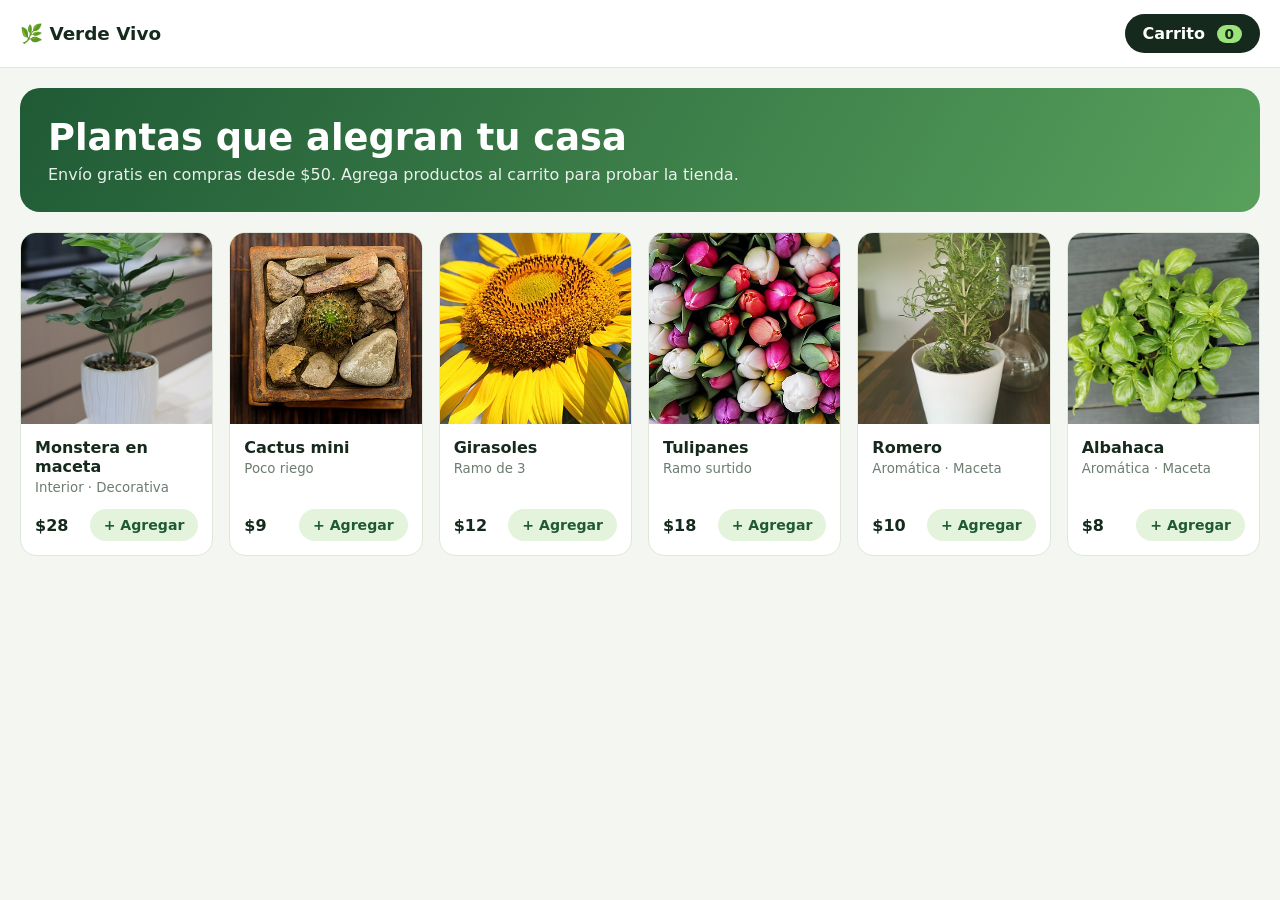
<file: demos/tienda.html>
<!DOCTYPE html>
<html lang="es">
<head>
<meta charset="UTF-8">
<meta name="viewport" content="width=device-width, initial-scale=1">
<title>Verde Vivo — Demo tienda</title>
<style>
  * { box-sizing: border-box; margin: 0; }
  body { font-family: system-ui, -apple-system, "Segoe UI", sans-serif; color: #15291c; background: #f4f7f1; }
  button { font: inherit; cursor: pointer; }
  header { position: sticky; top: 0; z-index: 5; background: #fff; border-bottom: 1px solid #dfe7da; padding: 14px 20px; display: flex; justify-content: space-between; align-items: center; }
  header b { font-size: 1.15rem; }
  .cartbtn { background: #15291c; color: #fff; border: 0; border-radius: 999px; padding: 10px 18px; font-weight: 600; }
  .cartbtn span { background: #9be37a; color: #15291c; border-radius: 999px; padding: 1px 8px; margin-left: 6px; font-size: .85rem; }
  .banner { margin: 20px; padding: 28px; border-radius: 20px; background: linear-gradient(120deg, #1f5a35, #58a05c); color: #fff; }
  .banner h1 { font-size: clamp(1.5rem, 5vw, 2.3rem); }
  .banner p { opacity: .9; margin-top: 6px; }
  .grid { display: grid; grid-template-columns: repeat(auto-fill, minmax(190px, 1fr)); gap: 16px; padding: 0 20px 40px; }
  .p { background: #fff; border-radius: 16px; overflow: hidden; border: 1px solid #dfe7da; display: flex; flex-direction: column; }
  .p .img { aspect-ratio: 1; width: 100%; object-fit: cover; display: block; background: #e4f3dc; }
  .p .b { padding: 14px; display: flex; flex-direction: column; gap: 4px; flex: 1; }
  .p small { color: #6c7d70; }
  .p .row { display: flex; justify-content: space-between; align-items: center; margin-top: auto; padding-top: 10px; }
  .add { background: #e4f3dc; color: #1f5a35; border: 0; border-radius: 999px; padding: 8px 14px; font-weight: 700; font-size: .88rem; }
  .add:hover { background: #1f5a35; color: #fff; }
  .shade { position: fixed; inset: 0; background: rgba(0,0,0,.4); opacity: 0; pointer-events: none; transition: opacity .25s; z-index: 9; }
  .drawer { position: fixed; top: 0; right: 0; bottom: 0; width: min(380px, 100%); background: #fff; z-index: 10; transform: translateX(100%); transition: transform .25s; display: flex; flex-direction: column; }
  .open .shade { opacity: 1; pointer-events: auto; }
  .open .drawer { transform: none; }
  .drawer h2 { padding: 18px 20px; border-bottom: 1px solid #dfe7da; display: flex; justify-content: space-between; font-size: 1.15rem; }
  .drawer h2 button { border: 0; background: none; font-size: 1.1rem; }
  .items { flex: 1; overflow: auto; padding: 8px 20px; }
  .line { display: flex; align-items: center; gap: 12px; padding: 12px 0; border-bottom: 1px solid #eef2eb; }
  .line .e { width: 48px; height: 48px; border-radius: 10px; object-fit: cover; }
  .line .n { flex: 1; font-size: .92rem; }
  .line .n small { display: block; color: #6c7d70; }
  .qty { display: flex; align-items: center; gap: 8px; }
  .qty button { width: 28px; height: 28px; border-radius: 50%; border: 1px solid #cfd9c9; background: #fff; }
  .empty { text-align: center; color: #6c7d70; padding: 50px 0; }
  .foot { padding: 18px 20px; border-top: 1px solid #dfe7da; }
  .total { display: flex; justify-content: space-between; font-weight: 700; font-size: 1.15rem; margin-bottom: 12px; }
  .pay { width: 100%; background: #1f5a35; color: #fff; border: 0; border-radius: 12px; padding: 14px; font-weight: 700; }
  .pay:disabled { opacity: .4; cursor: default; }
  .done { text-align: center; padding: 40px 10px; }
  .done div { font-size: 3rem; }
</style>
</head>
<body>
<header>
  <b>🌿 Verde Vivo</b>
  <button class="cartbtn" id="open">Carrito <span id="count">0</span></button>
</header>

<div class="banner">
  <h1>Plantas que alegran tu casa</h1>
  <p>Envío gratis en compras desde $50. Agrega productos al carrito para probar la tienda.</p>
</div>

<div class="grid" id="grid"></div>

<div class="shade" id="shade"></div>
<aside class="drawer" aria-label="Carrito">
  <h2>Tu carrito <button id="close" aria-label="Cerrar">✕</button></h2>
  <div class="items" id="items"></div>
  <div class="foot">
    <div class="total"><span>Total</span><span id="total">$0</span></div>
    <button class="pay" id="pay">Pagar ahora</button>
  </div>
</aside>

<script>
  const products = [
    { id: 1, n: "Monstera en maceta", d: "Interior · Decorativa", p: 28, e: "monstera" },
    { id: 2, n: "Cactus mini", d: "Poco riego", p: 9, e: "cactus" },
    { id: 3, n: "Girasoles", d: "Ramo de 3", p: 12, e: "girasol" },
    { id: 4, n: "Tulipanes", d: "Ramo surtido", p: 18, e: "tulipanes" },
    { id: 5, n: "Romero", d: "Aromática · Maceta", p: 10, e: "romero" },
    { id: 6, n: "Albahaca", d: "Aromática · Maceta", p: 8, e: "albahaca" },
  ];
  const cart = {};
  const $ = (id) => document.getElementById(id);

  $("grid").innerHTML = products.map((p) => `
    <div class="p">
      <img class="img" src="img/${p.e}.jpg" alt="${p.n}" loading="lazy">
      <div class="b">
        <strong>${p.n}</strong><small>${p.d}</small>
        <div class="row"><b>$${p.p}</b><button class="add" data-add="${p.id}">+ Agregar</button></div>
      </div>
    </div>`).join("");

  function render() {
    const lines = products.filter((p) => cart[p.id]);
    const total = lines.reduce((s, p) => s + p.p * cart[p.id], 0);
    $("count").textContent = lines.reduce((s, p) => s + cart[p.id], 0);
    $("total").textContent = "$" + total;
    $("pay").disabled = !lines.length;
    $("items").innerHTML = lines.length ? lines.map((p) => `
      <div class="line">
        <img class="e" src="img/${p.e}.jpg" alt="">
        <span class="n">${p.n}<small>$${p.p} c/u</small></span>
        <span class="qty"><button data-q="-1" data-id="${p.id}">−</button>${cart[p.id]}<button data-q="1" data-id="${p.id}">+</button></span>
      </div>`).join("") : '<p class="empty">Tu carrito está vacío.<br>Agrega alguna planta 🌿</p>';
  }

  const toggle = (on) => document.body.classList.toggle("open", on);
  $("open").onclick = () => toggle(true);
  $("close").onclick = $("shade").onclick = () => toggle(false);

  document.addEventListener("click", (e) => {
    const add = e.target.dataset.add, q = e.target.dataset.q;
    if (add) { cart[add] = (cart[add] || 0) + 1; render(); toggle(true); }
    if (q) { const id = e.target.dataset.id; cart[id] += +q; if (cart[id] <= 0) delete cart[id]; render(); }
  });

  $("pay").onclick = () => {
    Object.keys(cart).forEach((k) => delete cart[k]);
    render();
    $("items").innerHTML = '<div class="done"><div>✅</div><h3>¡Pedido recibido!</h3><p style="color:#6c7d70;margin-top:8px">En tu tienda real, aquí el cliente paga con tarjeta o transferencia y a ti te llega el aviso del pedido.</p></div>';
  };

  render();
</script>
</body>
</html>
</file>
<file: styles.css>
:root {
  --bg: #ffffff;
  --surface: #ffffff;
  --tint: #f1f5fe;
  --ink: #0b1a3b;
  --muted: #55627d;
  --line: #dbe3f3;
  --accent: #1f55f0;
  --accent-ink: #ffffff;
  --accent-soft: #e7eeff;
  --ok: #1f55f0;
  --radius: 18px;
  --display: "Bricolage Grotesque", system-ui, sans-serif;
  --body: "DM Sans", system-ui, sans-serif;
}

* { box-sizing: border-box; margin: 0; }
html { scroll-behavior: smooth; scroll-padding-top: 84px; }
body {
  font-family: var(--body);
  font-size: 17px;
  line-height: 1.6;
  color: var(--ink);
  background: var(--bg);
  -webkit-font-smoothing: antialiased;
}
a { color: inherit; }
h1, h2, h3 { font-family: var(--display); line-height: 1.08; letter-spacing: -0.02em; text-wrap: balance; }
h1 { font-size: clamp(2.5rem, 6vw, 4.4rem); font-weight: 800; }
h2 { font-size: clamp(1.9rem, 4vw, 2.9rem); font-weight: 700; }
h3 { font-size: 1.25rem; font-weight: 700; }
h1 em { font-style: normal; color: var(--accent); }
:focus-visible { outline: 3px solid var(--accent); outline-offset: 3px; border-radius: 6px; }

.wrap { width: min(1140px, 100% - 40px); margin-inline: auto; }

.tag {
  display: inline-block;
  font-size: .8rem; font-weight: 700; letter-spacing: .08em; text-transform: uppercase;
  color: var(--accent); margin-bottom: 14px;
}

/* Botones */
.btn {
  display: inline-flex; align-items: center; justify-content: center; gap: 8px;
  padding: 14px 24px; border-radius: 999px; border: 2px solid transparent;
  font: 700 1rem var(--body); text-decoration: none; cursor: pointer;
  transition: transform .15s ease, background .15s ease, box-shadow .15s ease;
}
.btn:hover { transform: translateY(-2px); }
.btn--sm { padding: 9px 18px; font-size: .92rem; }
.btn--accent { background: var(--accent); color: var(--accent-ink); box-shadow: 0 8px 20px -8px var(--accent); }
.btn--accent:hover { background: #1742c7; }
.btn--dark { background: var(--ink); color: #fff; }
.btn--ghost { border-color: var(--ink); background: transparent; color: var(--ink); }
.btn--ghost:hover { background: var(--ink); color: #fff; }
.btn--light { background: transparent; border-color: rgba(255,255,255,.4); color: #fff; }
.btn--light:hover { background: rgba(255,255,255,.12); }

/* Nav */
.nav {
  position: sticky; top: 0; z-index: 20;
  background: color-mix(in srgb, var(--bg) 88%, transparent);
  backdrop-filter: blur(10px);
  border-bottom: 1px solid var(--line);
}
.nav__in { display: flex; align-items: center; justify-content: space-between; gap: 20px; height: 68px; }
.logo { display: inline-flex; align-items: center; gap: 10px; font: 800 1.2rem var(--display); text-decoration: none; }
.logo__dot { width: 14px; height: 14px; border-radius: 4px; background: var(--accent); transform: rotate(12deg); }
.nav__links { display: flex; gap: 28px; font-size: .95rem; font-weight: 500; }
.nav__links a { text-decoration: none; color: var(--muted); }
.nav__links a:hover { color: var(--ink); }

/* Hero */
.hero { padding: clamp(48px, 8vw, 96px) 0 clamp(56px, 8vw, 96px); background: radial-gradient(900px 500px at 85% 0%, #dfe9ff, transparent 70%), linear-gradient(#f6f9ff, #fff); }
.hero__grid { display: grid; grid-template-columns: 1.15fr .85fr; gap: clamp(32px, 5vw, 72px); align-items: center; }
.lead { font-size: 1.2rem; color: var(--muted); margin: 22px 0 30px; max-width: 34em; }
.hero__cta { display: flex; flex-wrap: wrap; gap: 12px; }
.trust { list-style: none; padding: 0; margin-top: 34px; display: flex; flex-wrap: wrap; gap: 10px 24px; font-size: .95rem; color: var(--muted); }
.trust li::before { content: "✓"; color: var(--ok); font-weight: 700; margin-right: 8px; }

.picker {
  background: var(--surface); border: 1px solid var(--line); border-radius: 24px;
  padding: 28px; box-shadow: 0 30px 60px -40px rgba(20, 50, 130, .45);
  transform: rotate(1.2deg);
}
.picker__title { font: 700 1.5rem var(--display); }
.picker__sub { color: var(--muted); font-size: .95rem; margin: 6px 0 18px; }
.picker__list { display: grid; gap: 10px; }
.picker__item {
  display: flex; align-items: center; gap: 14px; width: 100%;
  padding: 14px 16px; border-radius: 14px; border: 1px solid var(--line);
  background: var(--tint); text-decoration: none; font-weight: 500; line-height: 1.3;
  transition: border-color .15s, background .15s, transform .15s;
}
.picker__item:hover { border-color: var(--accent); background: var(--accent-soft); transform: translateX(4px); }
.picker__item span:first-child { font-size: 1.5rem; }
.picker__item span:last-child { margin-left: auto; color: var(--accent); font-weight: 700; }
.picker__other { display: block; margin-top: 16px; font-size: .92rem; color: var(--muted); cursor: pointer; }

/* Secciones */
.section { padding: clamp(64px, 9vw, 110px) 0; }
.section--tint { background: var(--tint); }
.section__head { max-width: 640px; margin-bottom: 44px; }
.section__head p:not(.tag) { color: var(--muted); margin-top: 14px; font-size: 1.08rem; }

/* Servicios */
.services { display: grid; grid-template-columns: repeat(2, 1fr); gap: 22px; }
.card {
  position: relative; display: flex; flex-direction: column;
  background: var(--surface); border: 1px solid var(--line); border-radius: var(--radius);
  padding: 30px; scroll-margin-top: 96px;
  transition: box-shadow .2s, border-color .2s;
}
.card:hover { box-shadow: 0 24px 50px -36px rgba(20, 50, 130, .5); }
.card.is-featured { border: 2px solid var(--accent); }
.card.is-target { animation: flash 1.4s ease; }
@keyframes flash { 0%, 60% { box-shadow: 0 0 0 6px var(--accent-soft); } 100% { box-shadow: 0 0 0 0 transparent; } }
.card__badge {
  position: absolute; top: -13px; right: 24px;
  background: var(--accent); color: #fff; font-size: .75rem; font-weight: 700;
  padding: 4px 12px; border-radius: 999px; letter-spacing: .04em; text-transform: uppercase;
}
.card__icon { font-size: 2rem; line-height: 1; }
.card__goal { color: var(--accent); font-weight: 700; font-size: .92rem; margin: 14px 0 4px; }
.card h3 { font-size: 1.55rem; }
.card__desc { color: var(--muted); margin: 12px 0 18px; }
.card ul { list-style: none; padding: 0; display: grid; gap: 8px; font-size: .97rem; }
.card li { padding-left: 26px; position: relative; }
.card li::before { content: "✓"; position: absolute; left: 0; color: var(--ok); font-weight: 700; }
.card__ideal { margin-top: 16px; font-size: .9rem; color: var(--muted); }
.card__ideal b { color: var(--ink); }
.card__price {
  display: flex; align-items: flex-end; justify-content: space-between; gap: 12px;
  margin-top: auto; padding-top: 22px;
}
.card__meta { border-top: 1px dashed var(--line); }
.card__ideal { margin-bottom: 22px; }
.price small { display: block; color: var(--muted); font-size: .82rem; }
.price strong { font: 800 2rem var(--display); letter-spacing: -0.02em; }
.price strong span { font: 500 1rem var(--body); color: var(--muted); letter-spacing: 0; margin-left: 3px; }
.time { text-align: right; font-size: .88rem; color: var(--muted); }
.time b { display: block; color: var(--ink); font-size: .98rem; }
.card__actions { display: grid; grid-template-columns: 1fr 1fr; gap: 10px; margin-top: 20px; }
.card__actions .btn { padding-inline: 12px; }

.note {
  margin-top: 28px; padding: 28px 30px; border-radius: var(--radius);
  background: var(--accent-soft); display: flex; align-items: center; justify-content: space-between; gap: 24px; flex-wrap: wrap;
}
.note p { color: var(--muted); max-width: 46em; margin-top: 6px; }

/* Pasos */
.steps { list-style: none; padding: 0; display: grid; grid-template-columns: repeat(4, 1fr); gap: 20px; }
.steps li { background: var(--surface); border-radius: var(--radius); padding: 26px; border: 1px solid var(--line); }
.steps span {
  display: grid; place-items: center; width: 40px; height: 40px; border-radius: 12px;
  background: var(--ink); color: #fff; font: 700 1.1rem var(--display); margin-bottom: 18px;
}
.steps p { color: var(--muted); font-size: .96rem; margin-top: 8px; }

/* FAQ */
.faq { display: grid; grid-template-columns: .8fr 1.2fr; gap: 40px; align-items: start; }
.faq .section__head { position: sticky; top: 100px; margin: 0; }
.faq__list { display: grid; gap: 10px; }
details { background: var(--surface); border: 1px solid var(--line); border-radius: 14px; padding: 0 22px; }
summary {
  cursor: pointer; list-style: none; padding: 18px 0; font-weight: 700;
  display: flex; justify-content: space-between; gap: 16px; align-items: center;
}
summary::-webkit-details-marker { display: none; }
summary::after { content: "+"; font-size: 1.5rem; font-weight: 400; color: var(--accent); transition: transform .2s; line-height: 1; }
details[open] summary::after { transform: rotate(45deg); }
details p { color: var(--muted); padding-bottom: 20px; }

/* Sobre mí */
.about { display: grid; grid-template-columns: 320px 1fr; gap: clamp(28px, 5vw, 64px); align-items: center; }
.about__photo { position: relative; }
.about__photo img { width: 100%; aspect-ratio: 1; object-fit: cover; border-radius: 28px; display: block; position: relative; background: var(--tint); }
.about__photo::before { content: ""; position: absolute; inset: 14px -14px -14px 14px; border-radius: 28px; background: var(--accent); }
.about p { color: var(--muted); margin-top: 14px; font-size: 1.08rem; max-width: 38em; }
.about p.tag { color: var(--accent); margin-top: 0; font-size: .8rem; }
.chips { list-style: none; padding: 0; display: flex; flex-wrap: wrap; gap: 8px; margin: 22px 0 6px; }
.chips li { background: var(--tint); border: 1px solid var(--line); border-radius: 999px; padding: 7px 14px; font-size: .92rem; font-weight: 500; }
.about p.tech { font-size: .95rem; }
.about__links { display: flex; flex-wrap: wrap; gap: 10px; margin-top: 24px; }

/* CTA */
.cta { padding: clamp(56px, 8vw, 96px) 0; }
.cta__in {
  background: var(--ink); color: #fff; border-radius: 28px;
  padding: clamp(40px, 7vw, 80px); text-align: center;
}
.cta__in p { color: #c5d2ee; margin: 16px auto 30px; max-width: 34em; font-size: 1.1rem; }
.cta .hero__cta { justify-content: center; }

.footer { border-top: 1px solid var(--line); padding: 26px 0; font-size: .92rem; color: var(--muted); }
.footer__in { display: flex; justify-content: space-between; gap: 16px; flex-wrap: wrap; }

/* Modal demo */
.demo {
  width: min(1180px, 100% - 24px); height: min(820px, 100dvh - 24px);
  max-width: none; max-height: none; margin: auto;
  border: 0; border-radius: 18px; padding: 0; overflow: hidden;
  background: #0f1c3a; color: #fff;
  box-shadow: 0 40px 100px -20px rgba(0,0,0,.6);
}
.demo[open] { display: flex; flex-direction: column; animation: pop .22s ease; }
.demo::backdrop { background: rgba(8, 17, 45, .7); backdrop-filter: blur(4px); }
@keyframes pop { from { opacity: 0; transform: translateY(14px) scale(.98); } }
.demo__bar { display: flex; align-items: center; gap: 14px; padding: 10px 14px; font-size: .92rem; }
.demo__bar strong { flex: 1; min-width: 0; white-space: nowrap; overflow: hidden; text-overflow: ellipsis; font-weight: 500; }
.demo__dots { display: flex; gap: 6px; }
.demo__dots i { width: 11px; height: 11px; border-radius: 50%; background: #3a4b75; }
.demo__tools { display: flex; align-items: center; gap: 10px; }
.seg { display: flex; background: #1e2f58; border-radius: 999px; padding: 3px; }
.seg button { border: 0; background: none; color: #c5d2ee; font: 500 .82rem var(--body); padding: 6px 12px; border-radius: 999px; cursor: pointer; }
.seg button.is-on { background: #fff; color: var(--ink); }
.demo__close { border: 0; background: #1e2f58; color: #fff; width: 34px; height: 34px; border-radius: 50%; cursor: pointer; font-size: .9rem; }
.demo__close:hover { background: var(--accent); }
.demo__stage { flex: 1; min-height: 0; display: flex; justify-content: center; background: #081127; }
.demo__stage iframe { width: 100%; height: 100%; border: 0; background: #fff; transition: width .25s ease; }
.demo.is-mobile .demo__stage { padding: 14px 0; }
.demo.is-mobile iframe { width: 390px; max-width: 100%; border-radius: 22px; }
.demo__foot { display: flex; align-items: center; justify-content: space-between; gap: 14px; padding: 10px 14px; font-size: .86rem; color: #c5d2ee; }

/* Aparición */
.reveal { opacity: 0; transform: translateY(18px); transition: opacity .6s ease, transform .6s ease; }
.reveal.is-in { opacity: 1; transform: none; }

@media (max-width: 900px) {
  .hero__grid, .faq, .about { grid-template-columns: 1fr; }
  .about__photo { max-width: 260px; }
  .faq .section__head { position: static; }
  .picker { transform: none; }
  .steps { grid-template-columns: repeat(2, 1fr); }
  .nav__links { display: none; }
}
@media (max-width: 680px) {
  body { font-size: 16px; }
  .services, .steps { grid-template-columns: 1fr; }
  .card { padding: 24px; }
  .card__actions { grid-template-columns: 1fr; }
  .seg { display: none; }
  .demo__foot span { display: none; }
  .demo__foot { justify-content: flex-end; }
  .hero__cta .btn { flex: 1 1 100%; }
}
@media (prefers-reduced-motion: reduce) {
  html { scroll-behavior: auto; }
  *, *::before, *::after { animation: none !important; transition: none !important; }
  .reveal { opacity: 1; transform: none; }
}
</file>
